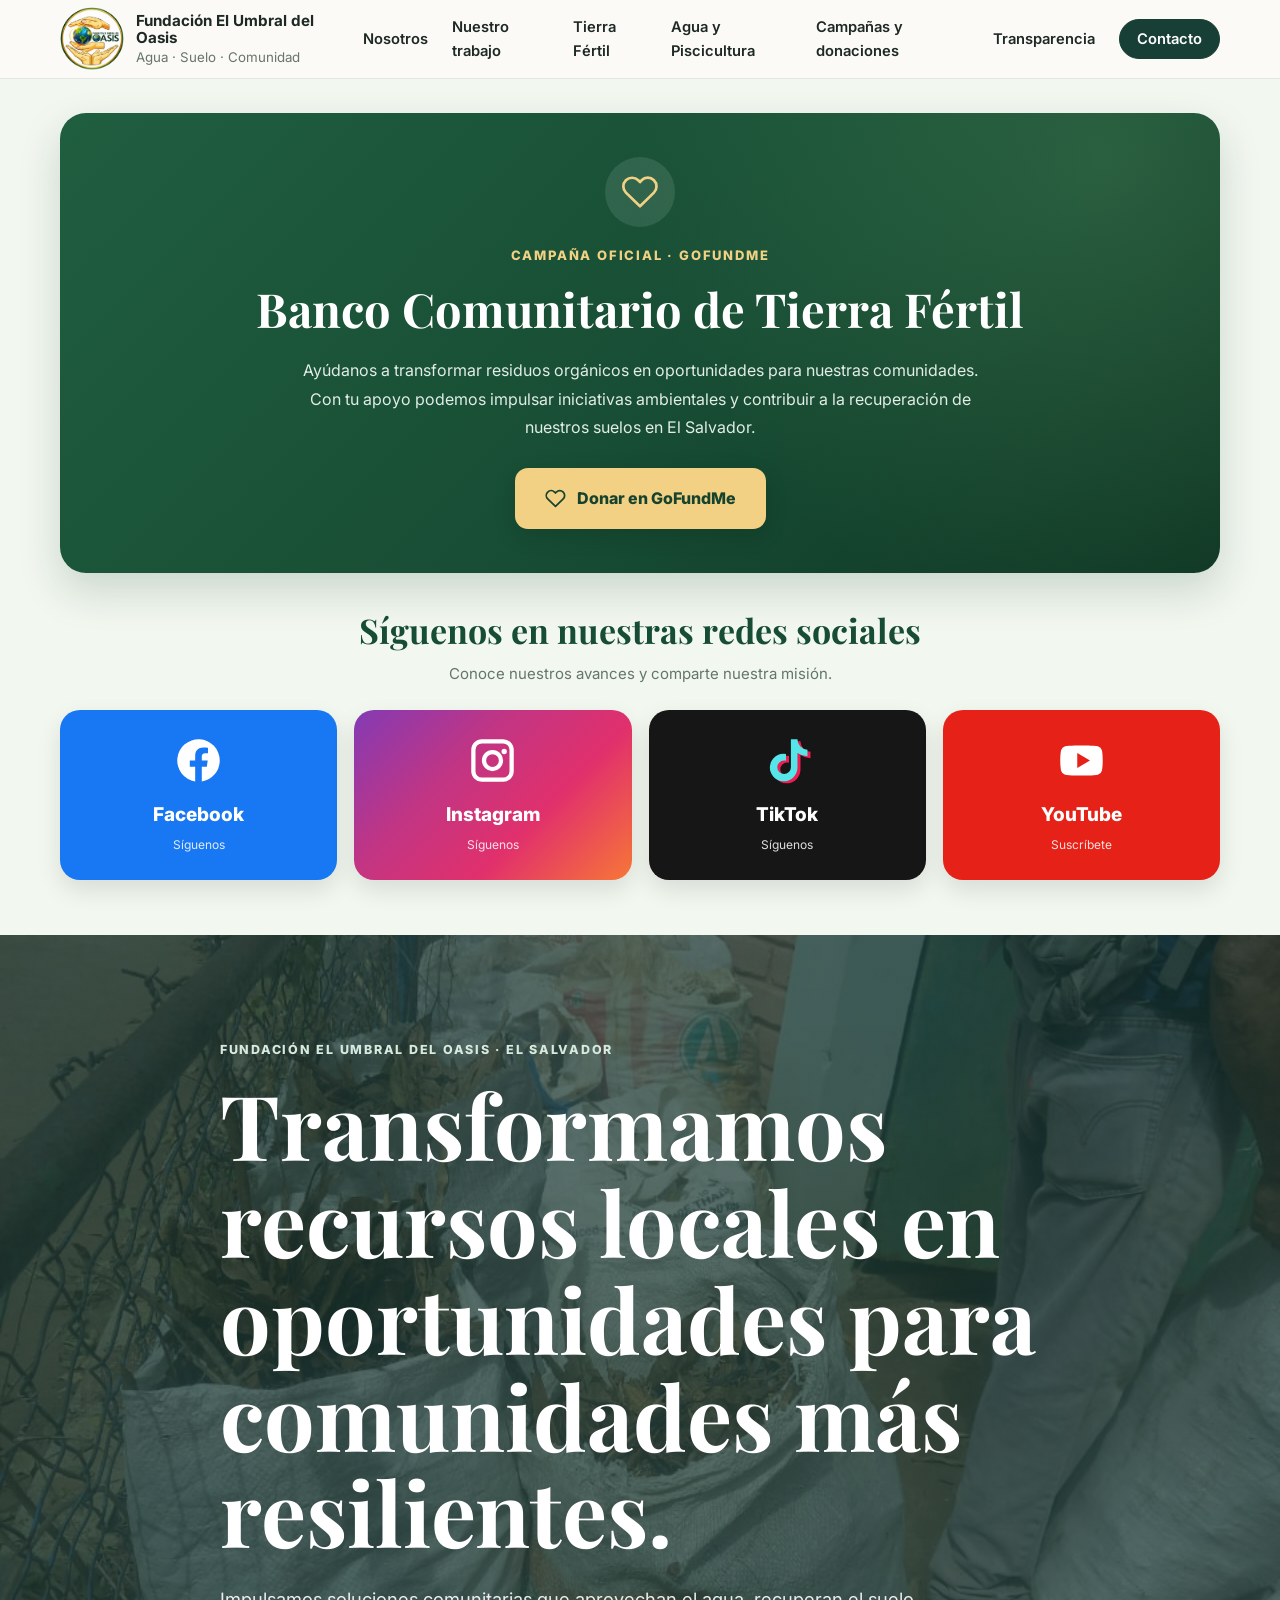
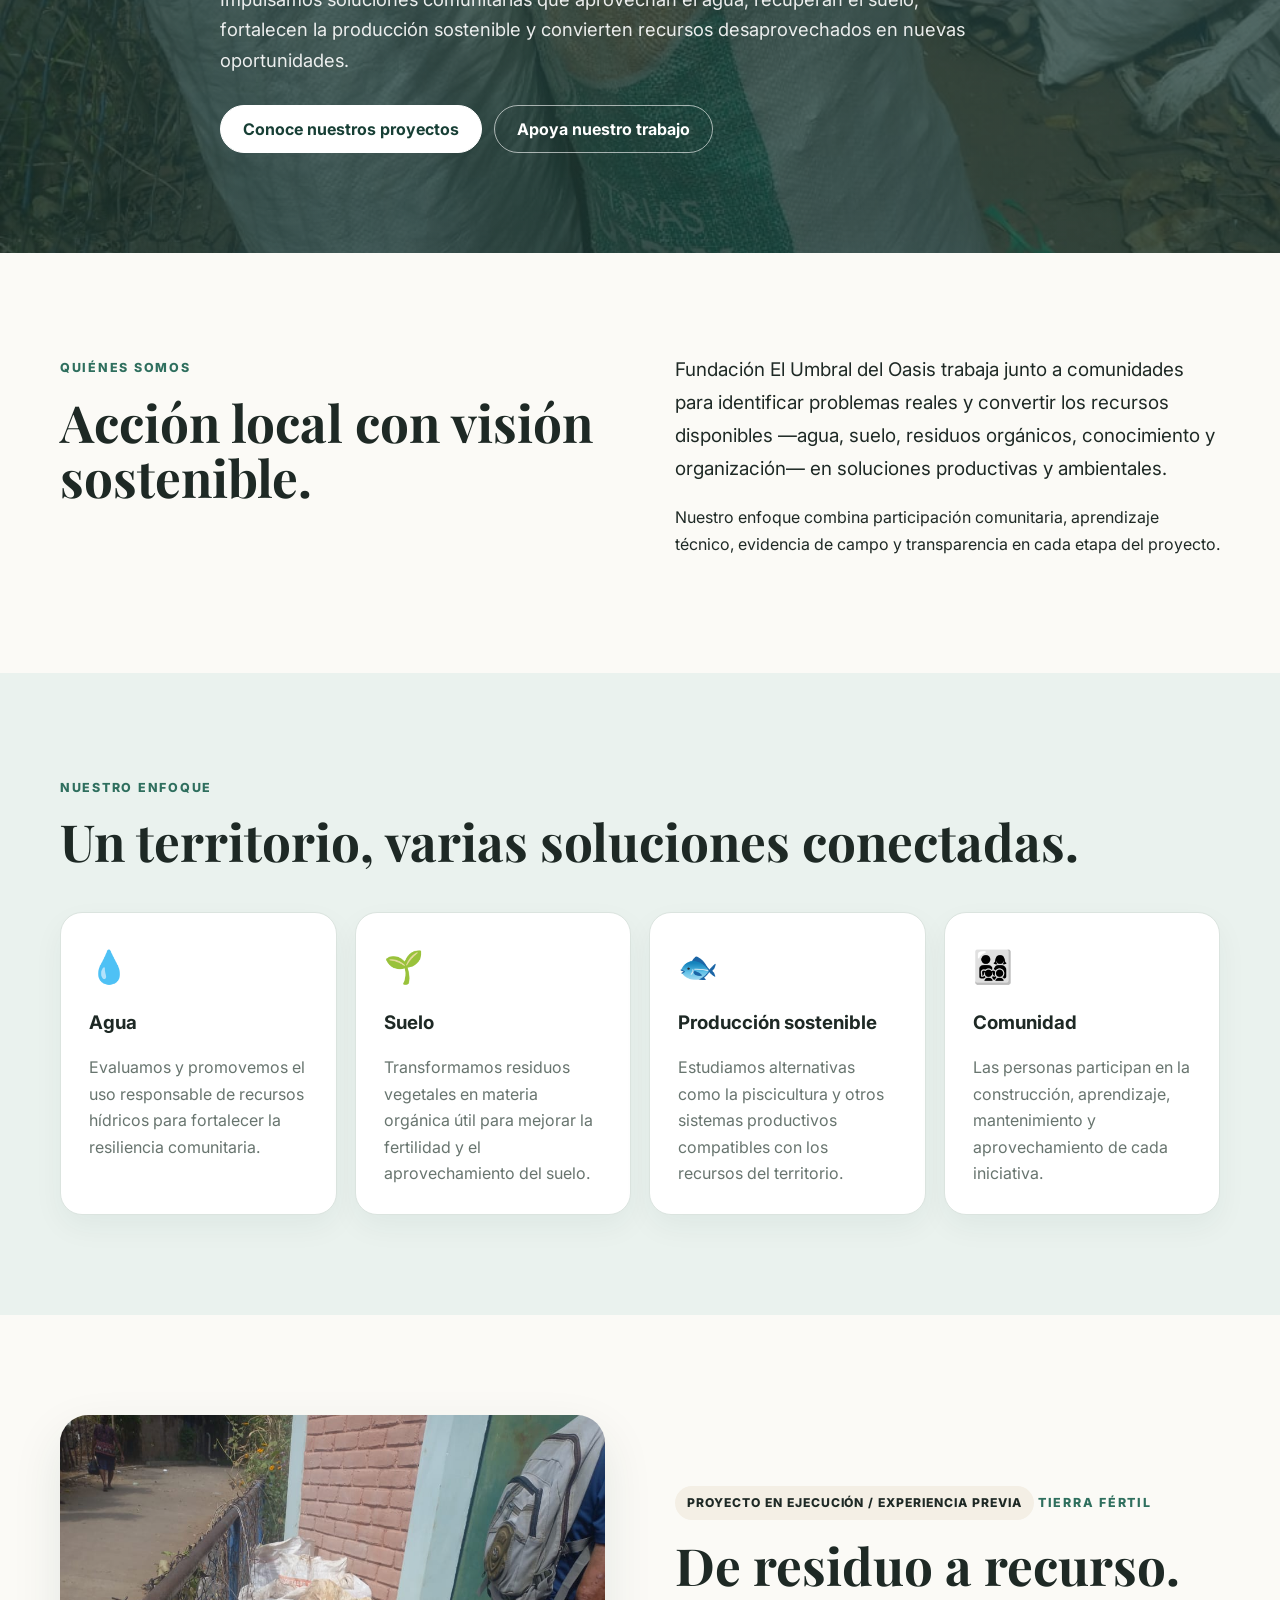
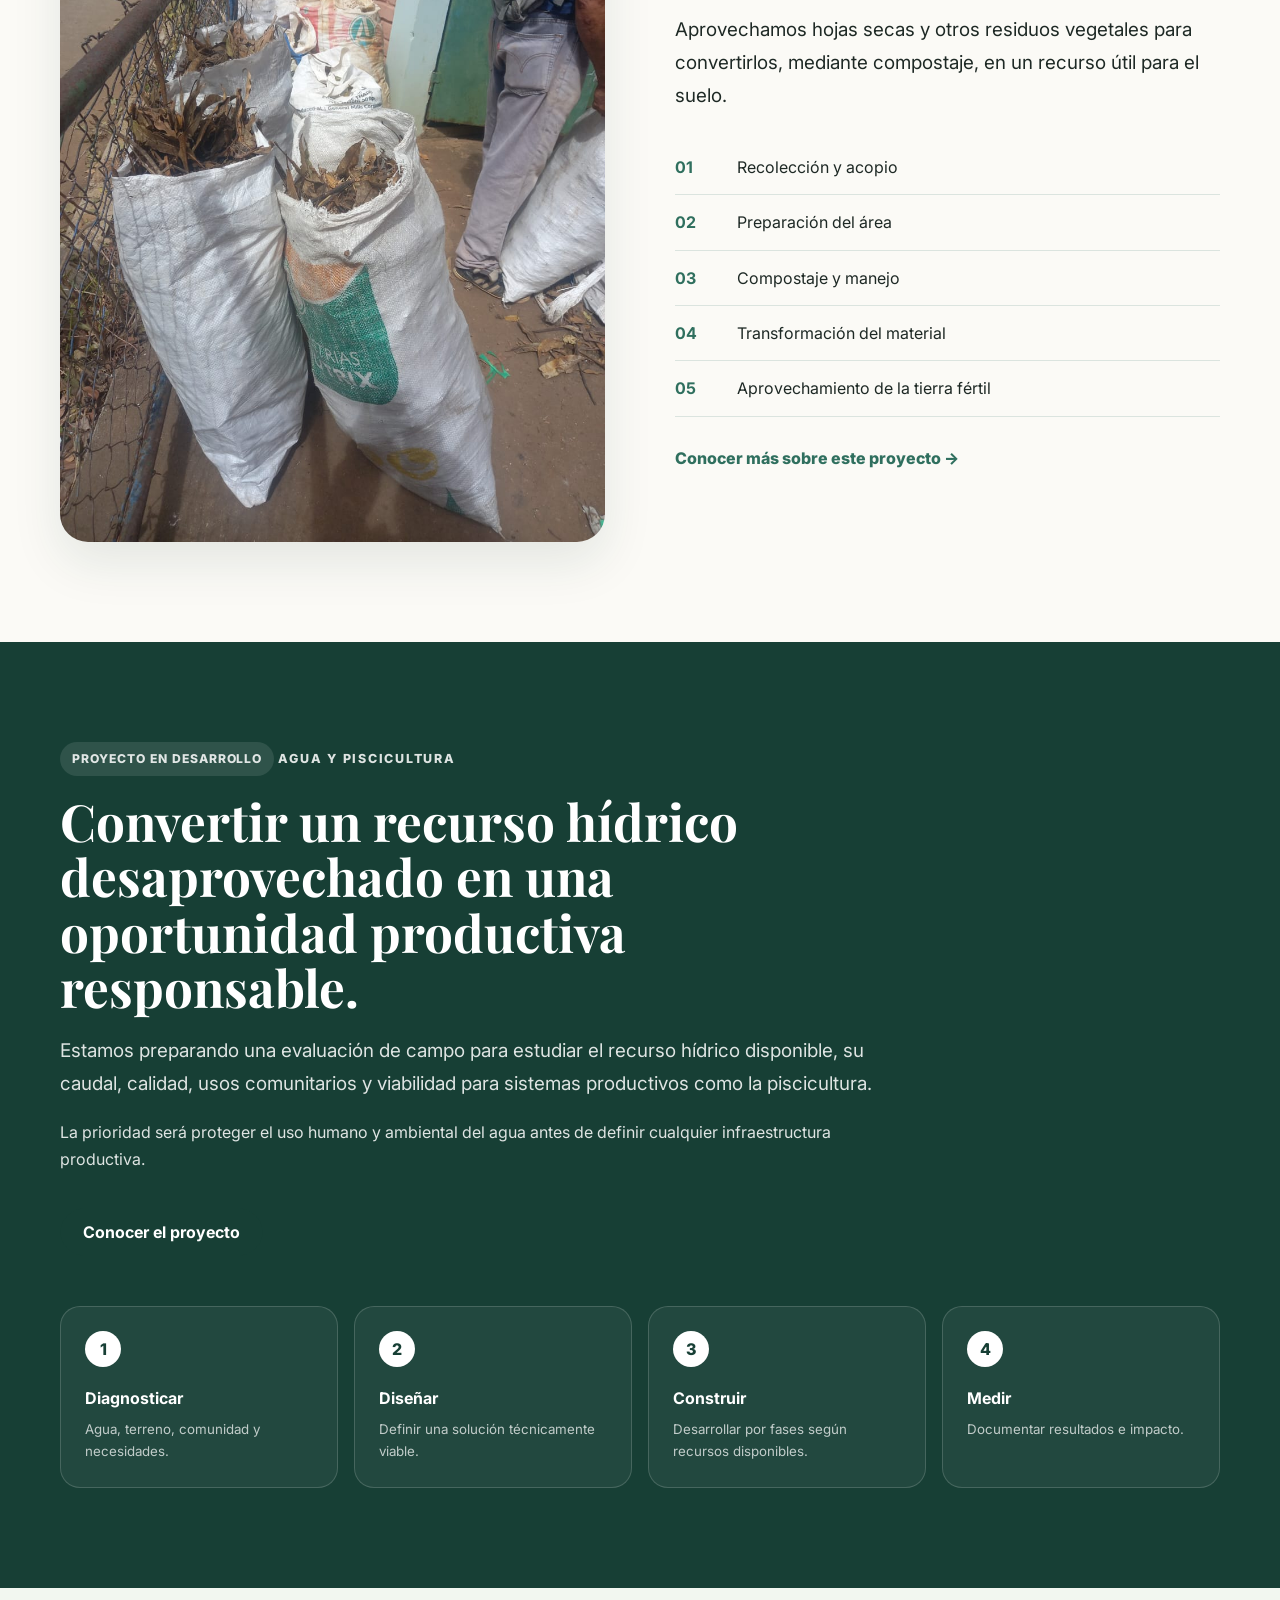
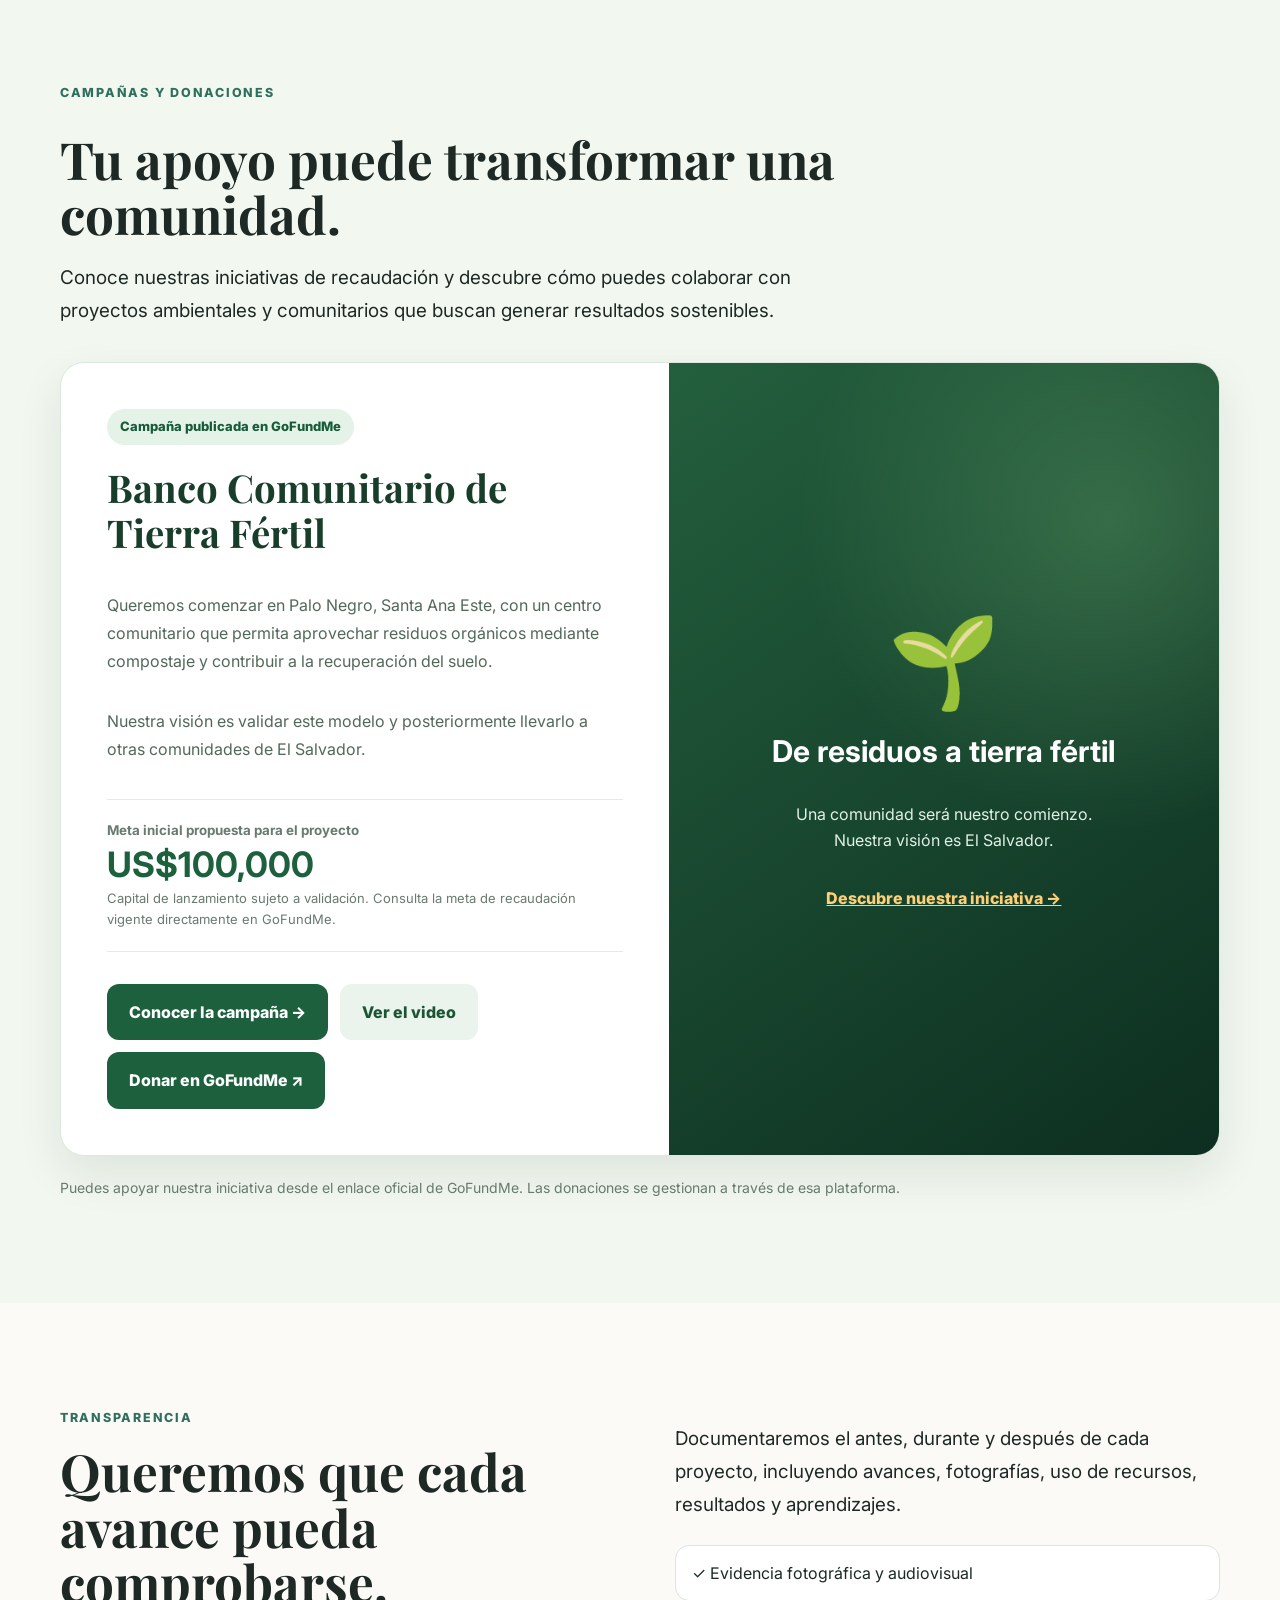
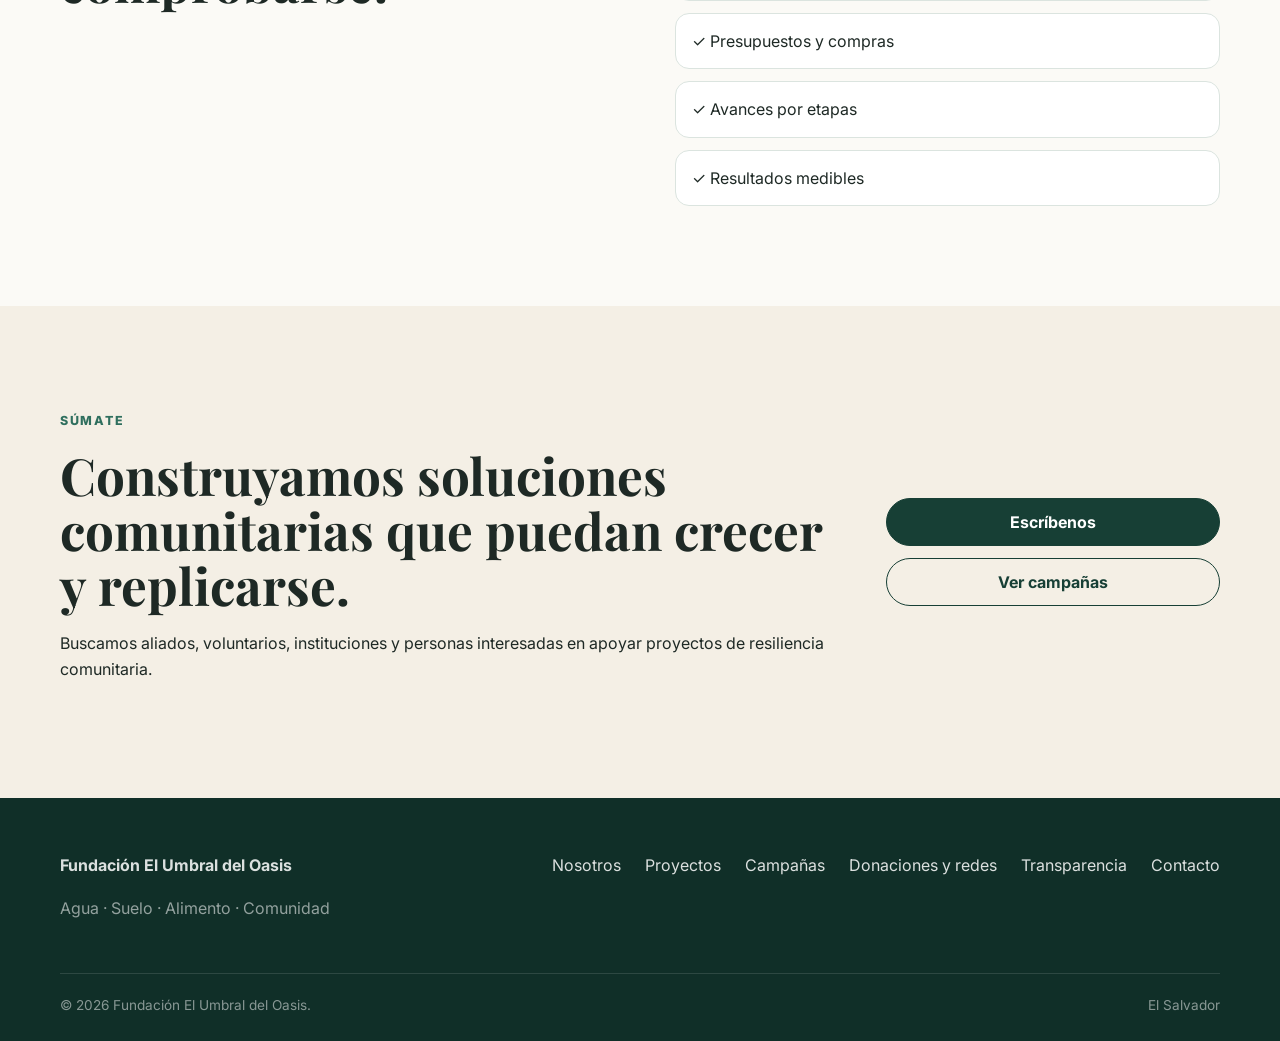
<file: index.html>
<!DOCTYPE html>
<html lang="es">
<head>
  <meta charset="UTF-8" />
  <meta name="viewport" content="width=device-width, initial-scale=1.0" />
  <meta name="description" content="Fundación El Umbral del Oasis en El Salvador. Conoce nuestros proyectos comunitarios de compostaje, recuperación de suelos, agua y producción sostenible." />
  <title>Fundación El Umbral del Oasis | El Salvador</title>

  <!-- LOGO OFICIAL -->
  <link rel="icon" type="image/png" href="assets/logo-fundacion.png" />
  <link rel="apple-touch-icon" href="assets/logo-fundacion.png" />

  <!-- SEO -->
  <link rel="canonical" href="https://fundacionelumbraldeloasis.org/" />
  <meta property="og:type" content="website" />
  <meta property="og:locale" content="es_SV" />
  <meta property="og:site_name" content="Fundación El Umbral del Oasis" />
  <meta property="og:title" content="Fundación El Umbral del Oasis | El Salvador" />
  <meta property="og:description" content="Proyectos comunitarios de compostaje, recuperación de suelos, agua y producción sostenible en El Salvador." />
  <meta property="og:url" content="https://fundacionelumbraldeloasis.org/" />

  <script type="application/ld+json">
  {
    "@context": "https://schema.org",
    "@type": "WebSite",
    "name": "Fundación El Umbral del Oasis",
    "url": "https://fundacionelumbraldeloasis.org/",
    "inLanguage": "es-SV"
  }
  </script>

  <link rel="preconnect" href="https://fonts.googleapis.com">
  <link rel="preconnect" href="https://fonts.gstatic.com" crossorigin>
  <link href="https://fonts.googleapis.com/css2?family=Inter:wght@400;500;600;700;800&family=Playfair+Display:wght@600;700&display=swap" rel="stylesheet">
  <link rel="stylesheet" href="styles.css" />

  <style>

    /* =====================================
       LOGOTIPO OFICIAL
    ===================================== */

    .brand {
      display: flex;
      align-items: center;
      gap: 12px;
    }

    .logo-fundacion {
      width: 64px;
      height: 64px;
      object-fit: contain;
      border-radius: 50%;
      flex-shrink: 0;
      display: block;
    }

    @media (max-width: 600px) {
      .logo-fundacion {
        width: 48px;
        height: 48px;
      }
    }

    /* =====================================
       NUEVA PORTADA DE DONACIONES Y REDES
    ===================================== */

    .featured-support {
      background: #f2f7f0;
      padding: 34px 0 55px;
    }

    .featured-support *,
    .featured-support *::before,
    .featured-support *::after {
      box-sizing: border-box;
    }

    .featured-support-inner {
      max-width: 1180px;
      margin: 0 auto;
    }

    /* CUADRO PRINCIPAL GOFUNDME */

    .featured-donation {
      position: relative;
      overflow: hidden;
      background:
        radial-gradient(
          circle at 90% 10%,
          rgba(116, 181, 119, .22),
          transparent 42%
        ),
        linear-gradient(
          135deg,
          #205e40 0%,
          #174d34 55%,
          #103724 100%
        );
      border-radius: 26px;
      padding: 44px 32px;
      text-align: center;
      color: white;
      box-shadow: 0 18px 42px rgba(22, 68, 42, .18);
    }

    .featured-donation-icon {
      width: 70px;
      height: 70px;
      display: flex;
      align-items: center;
      justify-content: center;
      margin: 0 auto 14px;
      border-radius: 50%;
      background: rgba(255, 255, 255, .10);
      color: #f2d184;
    }

    .featured-donation-icon svg {
      width: 38px;
      height: 38px;
      stroke: currentColor;
      stroke-width: 1.7;
      stroke-linecap: round;
      stroke-linejoin: round;
      fill: none;
    }

    .featured-donation-label {
      display: inline-block;
      color: #f2d184;
      font-size: 13px;
      font-weight: 800;
      letter-spacing: 1.8px;
      text-transform: uppercase;
      margin-bottom: 15px;
    }

    .featured-donation h2 {
      font-family: "Playfair Display", Georgia, serif;
      font-size: clamp(30px, 4vw, 47px);
      line-height: 1.2;
      color: #ffffff;
      max-width: 790px;
      margin: 0 auto 18px;
    }

    .featured-donation p {
      color: #e1ede5;
      font-size: 16px;
      line-height: 1.8;
      max-width: 690px;
      margin: 0 auto 26px;
    }

    .featured-donation-button {
      display: inline-flex;
      align-items: center;
      justify-content: center;
      gap: 11px;
      background: #f2d184;
      color: #17432e;
      padding: 17px 30px;
      border-radius: 13px;
      font-size: 16px;
      font-weight: 800;
      text-decoration: none;
      box-shadow: 0 7px 22px rgba(0, 0, 0, .13);
      transition:
        transform .25s ease,
        background .25s ease,
        box-shadow .25s ease;
    }

    .featured-donation-button:hover,
    .featured-donation-button:focus-visible {
      background: #ffe2a0;
      color: #17432e;
      transform: translateY(-3px);
      box-shadow: 0 12px 26px rgba(0, 0, 0, .18);
    }

    .featured-donation-button svg {
      width: 21px;
      height: 21px;
      stroke: currentColor;
      fill: none;
      stroke-width: 2;
      stroke-linecap: round;
      stroke-linejoin: round;
    }

    /* TÍTULO DE REDES SOCIALES */

    .featured-social-heading {
      text-align: center;
      margin: 35px 0 23px;
    }

    .featured-social-heading h2 {
      color: #174d34;
      font-family: "Playfair Display", Georgia, serif;
      font-size: clamp(25px, 3vw, 34px);
      line-height: 1.3;
      margin: 0 0 10px;
    }

    .featured-social-heading p {
      color: #64766a;
      font-size: 15px;
      margin: 0;
    }

    /* CUATRO CUADROS DE COLORES */

    .featured-social-grid {
      display: grid;
      grid-template-columns: repeat(4, minmax(0, 1fr));
      gap: 17px;
    }

    .featured-social-card {
      display: flex;
      flex-direction: column;
      justify-content: center;
      align-items: center;
      min-height: 165px;
      padding: 25px 15px;
      border-radius: 20px;
      color: #ffffff;
      text-align: center;
      text-decoration: none;
      box-shadow: 0 10px 25px rgba(0, 0, 0, .11);
      transition:
        transform .25s ease,
        box-shadow .25s ease,
        filter .25s ease;
    }

    .featured-social-card:hover,
    .featured-social-card:focus-visible {
      transform: translateY(-7px);
      box-shadow: 0 17px 32px rgba(0, 0, 0, .18);
      filter: brightness(1.07);
      color: #ffffff;
    }

    .featured-social-card svg {
      width: 51px;
      height: 51px;
      fill: currentColor;
      margin-bottom: 13px;
    }

    .featured-social-card strong {
      display: block;
      color: #ffffff;
      font-size: 19px;
      font-weight: 800;
    }

    .featured-social-card small {
      display: block;
      color: rgba(255, 255, 255, .86);
      font-size: 12px;
      margin-top: 5px;
    }

    /* COLORES OFICIALES / REPRESENTATIVOS */

    .featured-facebook {
      background: #1877f2;
    }

    .featured-instagram {
      background: linear-gradient(
        135deg,
        #833ab4 0%,
        #c13584 35%,
        #e1306c 65%,
        #f77737 100%
      );
    }

    .featured-tiktok {
      background: #161616;
    }

    .featured-tiktok svg {
      color: #55e6e9;
      filter: drop-shadow(3px 2px 0 #ee1d52);
    }

    .featured-youtube {
      background: #e62117;
    }

    /* RESPONSIVO */

    @media (max-width: 800px) {
      .featured-social-grid {
        grid-template-columns: repeat(2, minmax(0, 1fr));
      }

      .featured-social-card {
        min-height: 155px;
      }
    }

    @media (max-width: 520px) {
      .featured-support {
        padding: 20px 0 40px;
      }

      .featured-donation {
        padding: 32px 20px;
        border-radius: 20px;
      }

      .featured-donation h2 {
        font-size: 29px;
      }

      .featured-donation p {
        font-size: 14px;
      }

      .featured-donation-button {
        width: 100%;
        padding: 16px 14px;
      }

      .featured-social-grid {
        gap: 11px;
      }

      .featured-social-card {
        min-height: 140px;
        padding: 19px 10px;
        border-radius: 15px;
      }

      .featured-social-card svg {
        width: 42px;
        height: 42px;
      }

      .featured-social-card strong {
        font-size: 16px;
      }

      .featured-social-card small {
        font-size: 11px;
      }
    }

    /* =====================================
       CAMPAÑAS Y DONACIONES ORIGINALES
    ===================================== */

    .campaign-section {
      background: #f2f7f0;
      padding: 90px 0;
    }

    .campaign-heading {
      max-width: 780px;
      margin-bottom: 35px;
    }

    .campaign-heading h2 {
      margin-top: 12px;
    }

    .campaign-layout {
      display: grid;
      grid-template-columns: 1.05fr .95fr;
      gap: 0;
      background: #fff;
      border: 1px solid #dce8df;
      border-radius: 24px;
      overflow: hidden;
      box-shadow: 0 18px 45px rgba(20,60,35,.09);
    }

    .campaign-content {
      padding: 46px;
      display: flex;
      flex-direction: column;
      justify-content: center;
    }

    .campaign-label {
      display: inline-block;
      width: fit-content;
      background: #e5f2e8;
      color: #185b39;
      border-radius: 30px;
      padding: 7px 13px;
      font-size: 13px;
      font-weight: 800;
      margin-bottom: 20px;
    }

    .campaign-content h3 {
      font-family: "Playfair Display", Georgia, serif;
      font-size: clamp(29px, 3vw, 43px);
      line-height: 1.18;
      color: #183e2b;
      margin: 0 0 20px;
    }

    .campaign-content p {
      color: #53685a;
      font-size: 16px;
      line-height: 1.75;
    }

    .campaign-goal {
      border-top: 1px solid #e4ebe5;
      border-bottom: 1px solid #e4ebe5;
      padding: 20px 0;
      margin: 20px 0;
    }

    .campaign-goal small {
      display: block;
      color: #697a70;
      font-weight: 700;
    }

    .campaign-goal strong {
      display: block;
      font-size: 35px;
      color: #1d603e;
      line-height: 1.3;
    }

    .campaign-goal span {
      display: block;
      color: #697a70;
      font-size: 13px;
    }

    .campaign-actions {
      display: flex;
      flex-wrap: wrap;
      gap: 12px;
      margin-top: 12px;
    }

    .campaign-button {
      display: inline-block;
      background: #1d603e;
      color: #fff;
      font-weight: 800;
      padding: 15px 22px;
      border-radius: 12px;
      text-align: center;
      text-decoration: none;
      transition: .2s;
    }

    .campaign-button:hover {
      background: #123f29;
      transform: translateY(-2px);
    }

    .campaign-secondary {
      background: #eaf3ec;
      color: #1b5536;
    }

    .campaign-secondary:hover {
      background: #d9e9dc;
    }

    .campaign-visual {
      min-height: 430px;
      background:
        radial-gradient(circle at 80% 20%, #73b47750, transparent 40%),
        linear-gradient(145deg, #235f3d, #0d2e20);
      color: #fff;
      display: flex;
      flex-direction: column;
      align-items: center;
      justify-content: center;
      text-align: center;
      padding: 40px;
    }

    .campaign-visual .plant {
      font-size: 90px;
      line-height: 1.2;
      margin-bottom: 18px;
    }

    .campaign-visual h4 {
      color: white;
      font-size: 30px;
      line-height: 1.2;
      margin: 0 0 16px;
      max-width: 350px;
    }

    .campaign-visual p {
      color: #e1f0e5;
      max-width: 340px;
    }

    .campaign-visual a {
      color: #ffcf76;
      font-weight: 800;
      margin-top: 15px;
      text-decoration: underline;
    }

    .campaign-footnote {
      margin-top: 20px;
      color: #68796d;
      font-size: 14px;
    }

    @media (max-width: 850px) {
      .campaign-layout {
        grid-template-columns: 1fr;
      }

      .campaign-visual {
        min-height: 300px;
      }

      .campaign-content {
        padding: 32px;
      }
    }

    @media (max-width: 520px) {
      .campaign-section {
        padding: 60px 0;
      }

      .campaign-content {
        padding: 25px;
      }

      .campaign-actions {
        flex-direction: column;
      }

      .campaign-visual {
        padding: 30px;
      }
    }

  </style>
</head>

<body>

  <!-- =====================================
       ENCABEZADO ORIGINAL
  ===================================== -->

  <header class="site-header">
    <div class="container nav-wrap">

      <a href="#inicio" class="brand">
        <img
          src="assets/logo-fundacion.png"
          alt="Logotipo oficial de Fundación El Umbral del Oasis"
          class="logo-fundacion"
          width="64"
          height="64"
        />
        <span class="brand-text">
          <strong>Fundación El Umbral del Oasis</strong>
          <small>Agua · Suelo · Comunidad</small>
        </span>
      </a>

      <button class="menu-toggle"
              aria-label="Abrir menú"
              aria-expanded="false"
              aria-controls="main-navigation">
        ☰
      </button>

      <nav class="main-nav" id="main-navigation">
        <a href="#nosotros">Nosotros</a>
        <a href="#trabajo">Nuestro trabajo</a>
        <a href="tierra-fertil.html">Tierra Fértil</a>
        <a href="agua-piscicultura.html">Agua y Piscicultura</a>
        <a href="#campanas">Campañas y donaciones</a>
        <a href="#transparencia">Transparencia</a>
        <a href="#contacto" class="btn btn-small">Contacto</a>
      </nav>

    </div>
  </header>

  <main>

    <!-- =====================================
         NUEVA SECCIÓN PRINCIPAL
         GOFUNDME ARRIBA Y REDES ABAJO
    ===================================== -->

    <section class="featured-support" id="apoyanos">
      <div class="container">
        <div class="featured-support-inner">

          <!-- CUADRO PRINCIPAL DE GOFUNDME -->

          <div class="featured-donation">

            <div class="featured-donation-icon" aria-hidden="true">
              <svg viewBox="0 0 24 24">
                <path d="M20.8 4.6a5.5 5.5 0 0 0-7.8 0L12 5.7l-1.1-1.1a5.5 5.5 0 0 0-7.8 7.8L12 21l8.8-8.6a5.5 5.5 0 0 0 0-7.8Z"/>
              </svg>
            </div>

            <span class="featured-donation-label">
              Campaña oficial · GoFundMe
            </span>

            <h2>
              Banco Comunitario de Tierra Fértil
            </h2>

            <p>
              Ayúdanos a transformar residuos orgánicos
              en oportunidades para nuestras comunidades.
              Con tu apoyo podemos impulsar iniciativas
              ambientales y contribuir a la recuperación
              de nuestros suelos en El Salvador.
            </p>

            <a
              href="https://gofund.me/1484a24b3"
              class="featured-donation-button"
              target="_blank"
              rel="noopener noreferrer"
            >
              <svg viewBox="0 0 24 24" aria-hidden="true">
                <path d="M20.8 4.6a5.5 5.5 0 0 0-7.8 0L12 5.7l-1.1-1.1a5.5 5.5 0 0 0-7.8 7.8L12 21l8.8-8.6a5.5 5.5 0 0 0 0-7.8Z"/>
              </svg>
              Donar en GoFundMe
            </a>

          </div>

          <!-- TÍTULO DE REDES SOCIALES -->

          <div class="featured-social-heading">
            <h2>
              Síguenos en nuestras redes sociales
            </h2>
            <p>
              Conoce nuestros avances y comparte nuestra misión.
            </p>
          </div>

          <!-- CUADROS GRANDES DE REDES -->

          <div class="featured-social-grid">

            <!-- FACEBOOK -->

            <a
              href="https://www.facebook.com/profile.php?id=61595665334101"
              class="featured-social-card featured-facebook"
              target="_blank"
              rel="noopener noreferrer"
              aria-label="Visitar Facebook de Fundación El Umbral del Oasis"
            >
              <svg viewBox="0 0 24 24" aria-hidden="true">
                <path d="M22 12a10 10 0 1 0-11.56 9.88v-6.99H7.9V12h2.54V9.8c0-2.5 1.49-3.89 3.77-3.89 1.1 0 2.25.2 2.25.2v2.47h-1.27c-1.25 0-1.64.78-1.64 1.57V12h2.79l-.45 2.89h-2.34v6.99A10 10 0 0 0 22 12Z"/>
              </svg>
              <strong>Facebook</strong>
              <small>Síguenos</small>
            </a>

            <!-- INSTAGRAM -->

            <a
              href="https://www.instagram.com/fundacionelumbraldeloasis/"
              class="featured-social-card featured-instagram"
              target="_blank"
              rel="noopener noreferrer"
              aria-label="Visitar Instagram de Fundación El Umbral del Oasis"
            >
              <svg viewBox="0 0 24 24" aria-hidden="true">
                <path d="M7 2h10a5 5 0 0 1 5 5v10a5 5 0 0 1-5 5H7a5 5 0 0 1-5-5V7a5 5 0 0 1 5-5Zm0 2a3 3 0 0 0-3 3v10a3 3 0 0 0 3 3h10a3 3 0 0 0 3-3V7a3 3 0 0 0-3-3H7Zm5 3a5 5 0 1 1 0 10 5 5 0 0 1 0-10Zm0 2a3 3 0 1 0 0 6 3 3 0 0 0 0-6Zm5.5-2.5a1.25 1.25 0 1 1 0 2.5 1.25 1.25 0 0 1 0-2.5Z"/>
              </svg>
              <strong>Instagram</strong>
              <small>Síguenos</small>
            </a>

            <!-- TIKTOK -->

            <a
              href="https://www.tiktok.com/@fundacion.umbral.oasis"
              class="featured-social-card featured-tiktok"
              target="_blank"
              rel="noopener noreferrer"
              aria-label="Visitar TikTok de Fundación El Umbral del Oasis"
            >
              <svg viewBox="0 0 24 24" aria-hidden="true">
                <path d="M16.7 2h-3.1v13.2a3.2 3.2 0 1 1-3.2-3.2c.3 0 .6 0 .9.1V8.9a6.5 6.5 0 1 0 5.4 6.3V8.5a8 8 0 0 0 4.7 1.5V6.9a4.8 4.8 0 0 1-4.7-4.9Z"/>
              </svg>
              <strong>TikTok</strong>
              <small>Síguenos</small>
            </a>

            <!-- YOUTUBE -->

            <a
              href="https://www.youtube.com/channel/UCDOfABm7Kd8qr9r17k-e39w"
              class="featured-social-card featured-youtube"
              target="_blank"
              rel="noopener noreferrer"
              aria-label="Visitar YouTube de Fundación El Umbral del Oasis"
            >
              <svg viewBox="0 0 24 24" aria-hidden="true">
                <path d="M21.6 7.2a2.7 2.7 0 0 0-1.9-1.9C18 4.9 12 4.9 12 4.9s-6 0-7.7.4a2.7 2.7 0 0 0-1.9 1.9C2 8.9 2 12 2 12s0 3.1.4 4.8a2.7 2.7 0 0 0 1.9 1.9c1.7.4 7.7.4 7.7.4s6 0 7.7-.4a2.7 2.7 0 0 0 1.9-1.9C22 15.1 22 12 22 12s0-3.1-.4-4.8ZM10 15.5v-7l6 3.5-6 3.5Z"/>
              </svg>
              <strong>YouTube</strong>
              <small>Suscríbete</small>
            </a>

          </div>

        </div>
      </div>
    </section>

    <!-- =====================================
         INICIO ORIGINAL
    ===================================== -->

    <section class="hero" id="inicio">
      <div class="hero-overlay"></div>

      <div class="container hero-content">
        <span class="eyebrow">
          Fundación El Umbral del Oasis · El Salvador
        </span>

        <h1>
          Transformamos recursos locales en oportunidades
          para comunidades más resilientes.
        </h1>

        <p>
          Impulsamos soluciones comunitarias que aprovechan
          el agua, recuperan el suelo, fortalecen la
          producción sostenible y convierten recursos
          desaprovechados en nuevas oportunidades.
        </p>

        <div class="hero-actions">
          <a class="btn" href="#trabajo">
            Conoce nuestros proyectos
          </a>

          <a class="btn btn-ghost" href="#campanas">
            Apoya nuestro trabajo
          </a>
        </div>
      </div>
    </section>

    <!-- =====================================
         NOSOTROS
    ===================================== -->

    <section class="section intro" id="nosotros">
      <div class="container grid-2">

        <div>
          <span class="section-kicker">Quiénes somos</span>
          <h2>Acción local con visión sostenible.</h2>
        </div>

        <div>
          <p class="lead">
            Fundación El Umbral del Oasis trabaja junto
            a comunidades para identificar problemas reales
            y convertir los recursos disponibles —agua,
            suelo, residuos orgánicos, conocimiento y
            organización— en soluciones productivas
            y ambientales.
          </p>

          <p>
            Nuestro enfoque combina participación comunitaria,
            aprendizaje técnico, evidencia de campo
            y transparencia en cada etapa del proyecto.
          </p>
        </div>

      </div>
    </section>

    <!-- =====================================
         NUESTRO TRABAJO
    ===================================== -->

    <section class="section muted" id="trabajo">
      <div class="container">

        <span class="section-kicker">Nuestro enfoque</span>
        <h2>Un territorio, varias soluciones conectadas.</h2>

        <div class="cards">

          <article class="card">
            <div class="icon">💧</div>
            <h3>Agua</h3>
            <p>
              Evaluamos y promovemos el uso responsable
              de recursos hídricos para fortalecer
              la resiliencia comunitaria.
            </p>
          </article>

          <article class="card">
            <div class="icon">🌱</div>
            <h3>Suelo</h3>
            <p>
              Transformamos residuos vegetales en materia
              orgánica útil para mejorar la fertilidad
              y el aprovechamiento del suelo.
            </p>
          </article>

          <article class="card">
            <div class="icon">🐟</div>
            <h3>Producción sostenible</h3>
            <p>
              Estudiamos alternativas como la piscicultura
              y otros sistemas productivos compatibles
              con los recursos del territorio.
            </p>
          </article>

          <article class="card">
            <div class="icon">👨‍👩‍👧‍👦</div>
            <h3>Comunidad</h3>
            <p>
              Las personas participan en la construcción,
              aprendizaje, mantenimiento y aprovechamiento
              de cada iniciativa.
            </p>
          </article>

        </div>
      </div>
    </section>

    <!-- =====================================
         PROYECTO TIERRA FÉRTIL
    ===================================== -->

    <section class="section project" id="tierra-fertil">
      <div class="container grid-2 project-grid">

        <div class="project-media">
          <img
            src="assets/tierra-fertil-recoleccion.jpeg"
            alt="Recolección comunitaria de hojas secas para Tierra Fértil"
            loading="lazy"
          />
        </div>

        <div>
          <span class="tag">
            Proyecto en ejecución / experiencia previa
          </span>

          <span class="section-kicker">Tierra Fértil</span>
          <h2>De residuo a recurso.</h2>

          <p class="lead">
            Aprovechamos hojas secas y otros residuos
            vegetales para convertirlos, mediante compostaje,
            en un recurso útil para el suelo.
          </p>

          <div class="timeline">
            <div>
              <strong>01</strong>
              <span>Recolección y acopio</span>
            </div>
            <div>
              <strong>02</strong>
              <span>Preparación del área</span>
            </div>
            <div>
              <strong>03</strong>
              <span>Compostaje y manejo</span>
            </div>
            <div>
              <strong>04</strong>
              <span>Transformación del material</span>
            </div>
            <div>
              <strong>05</strong>
              <span>Aprovechamiento de la tierra fértil</span>
            </div>
          </div>

          <a href="tierra-fertil.html" class="text-link">
            Conocer más sobre este proyecto →
          </a>
        </div>

      </div>
    </section>

    <!-- =====================================
         AGUA Y PISCICULTURA
    ===================================== -->

    <section class="section water-section" id="agua">
      <div class="container">

        <div class="narrow">
          <span class="tag light">Proyecto en desarrollo</span>
          <span class="section-kicker light-kicker">
            Agua y piscicultura
          </span>

          <h2>
            Convertir un recurso hídrico desaprovechado
            en una oportunidad productiva responsable.
          </h2>

          <p class="lead light-text">
            Estamos preparando una evaluación de campo
            para estudiar el recurso hídrico disponible,
            su caudal, calidad, usos comunitarios
            y viabilidad para sistemas productivos
            como la piscicultura.
          </p>

          <p class="light-text">
            La prioridad será proteger el uso humano
            y ambiental del agua antes de definir
            cualquier infraestructura productiva.
          </p>

          <a href="agua-piscicultura.html"
             class="btn"
             style="margin-top:20px">
            Conocer el proyecto
          </a>
        </div>

        <div class="steps">
          <div>
            <span>1</span>
            <strong>Diagnosticar</strong>
            <small>Agua, terreno, comunidad y necesidades.</small>
          </div>

          <div>
            <span>2</span>
            <strong>Diseñar</strong>
            <small>Definir una solución técnicamente viable.</small>
          </div>

          <div>
            <span>3</span>
            <strong>Construir</strong>
            <small>Desarrollar por fases según recursos disponibles.</small>
          </div>

          <div>
            <span>4</span>
            <strong>Medir</strong>
            <small>Documentar resultados e impacto.</small>
          </div>
        </div>

      </div>
    </section>

    <!-- =====================================
         CAMPAÑAS Y DONACIONES
    ===================================== -->

    <section class="campaign-section" id="campanas">
      <div class="container">

        <div class="campaign-heading">
          <span class="section-kicker">
            Campañas y donaciones
          </span>

          <h2>
            Tu apoyo puede transformar una comunidad.
          </h2>

          <p class="lead">
            Conoce nuestras iniciativas de recaudación
            y descubre cómo puedes colaborar con
            proyectos ambientales y comunitarios
            que buscan generar resultados sostenibles.
          </p>
        </div>

        <article class="campaign-layout">

          <div class="campaign-content">
            <span class="campaign-label">
              Campaña publicada en GoFundMe
            </span>

            <h3>
              Banco Comunitario de Tierra Fértil
            </h3>

            <p>
              Queremos comenzar en Palo Negro, Santa Ana Este,
              con un centro comunitario que permita aprovechar
              residuos orgánicos mediante compostaje
              y contribuir a la recuperación del suelo.
            </p>

            <p>
              Nuestra visión es validar este modelo
              y posteriormente llevarlo a otras
              comunidades de El Salvador.
            </p>

            <div class="campaign-goal">
              <small>Meta inicial propuesta para el proyecto</small>
              <strong>US$100,000</strong>
              <span>
                Capital de lanzamiento sujeto a validación.
                Consulta la meta de recaudación vigente
                directamente en GoFundMe.
              </span>
            </div>

            <div class="campaign-actions">
              <a href="campana-tierra-fertil.html"
                 class="campaign-button">
                Conocer la campaña →
              </a>

              <a href="campana-tierra-fertil.html#video"
                 class="campaign-button campaign-secondary">
                Ver el video
              </a>

              <a href="https://gofund.me/1484a24b3"
                 class="campaign-button"
                 target="_blank"
                 rel="noopener noreferrer">
                Donar en GoFundMe ↗
              </a>
            </div>
          </div>

          <div class="campaign-visual">
            <div class="plant" aria-hidden="true">🌱</div>

            <h4>
              De residuos a tierra fértil
            </h4>

            <p>
              Una comunidad será nuestro comienzo.
              Nuestra visión es El Salvador.
            </p>

            <a href="campana-tierra-fertil.html">
              Descubre nuestra iniciativa →
            </a>
          </div>

        </article>

        <p class="campaign-footnote">
          Puedes apoyar nuestra iniciativa desde el enlace
          oficial de GoFundMe. Las donaciones se gestionan
          a través de esa plataforma.
        </p>

      </div>
    </section>

    <!-- =====================================
         TRANSPARENCIA
    ===================================== -->

    <section class="section" id="transparencia">
      <div class="container grid-2">

        <div>
          <span class="section-kicker">Transparencia</span>

          <h2>
            Queremos que cada avance pueda comprobarse.
          </h2>
        </div>

        <div>
          <p class="lead">
            Documentaremos el antes, durante y después
            de cada proyecto, incluyendo avances,
            fotografías, uso de recursos, resultados
            y aprendizajes.
          </p>

          <div class="transparency-list">
            <span>✓ Evidencia fotográfica y audiovisual</span>
            <span>✓ Presupuestos y compras</span>
            <span>✓ Avances por etapas</span>
            <span>✓ Resultados medibles</span>
          </div>
        </div>

      </div>
    </section>

    <!-- =====================================
         CONTACTO
    ===================================== -->

    <section class="section cta" id="contacto">
      <div class="container cta-box">

        <div>
          <span class="section-kicker">Súmate</span>

          <h2>
            Construyamos soluciones comunitarias
            que puedan crecer y replicarse.
          </h2>

          <p>
            Buscamos aliados, voluntarios, instituciones
            y personas interesadas en apoyar proyectos
            de resiliencia comunitaria.
          </p>
        </div>

        <div class="cta-actions">
          <a class="btn"
             href="mailto:contacto@elumbraldeloasis.org">
            Escríbenos
          </a>

          <a class="btn btn-outline-dark"
             href="#campanas">
            Ver campañas
          </a>
        </div>

      </div>
    </section>

  </main>

  <!-- =====================================
       PIE DE PÁGINA
  ===================================== -->

  <footer class="footer">
    <div class="container footer-grid">

      <div>
        <strong>Fundación El Umbral del Oasis</strong>
        <p>Agua · Suelo · Alimento · Comunidad</p>
      </div>

      <div class="footer-links">
        <a href="#nosotros">Nosotros</a>
        <a href="#trabajo">Proyectos</a>
        <a href="#campanas">Campañas</a>
        <a href="#apoyanos">Donaciones y redes</a>
        <a href="#transparencia">Transparencia</a>
        <a href="#contacto">Contacto</a>
      </div>

    </div>

    <div class="container copyright">
      <span>
        © <span id="year"></span>
        Fundación El Umbral del Oasis.
      </span>
      <span>El Salvador</span>
    </div>
  </footer>

  <script src="script.js"></script>

</body>
</html>
</file>
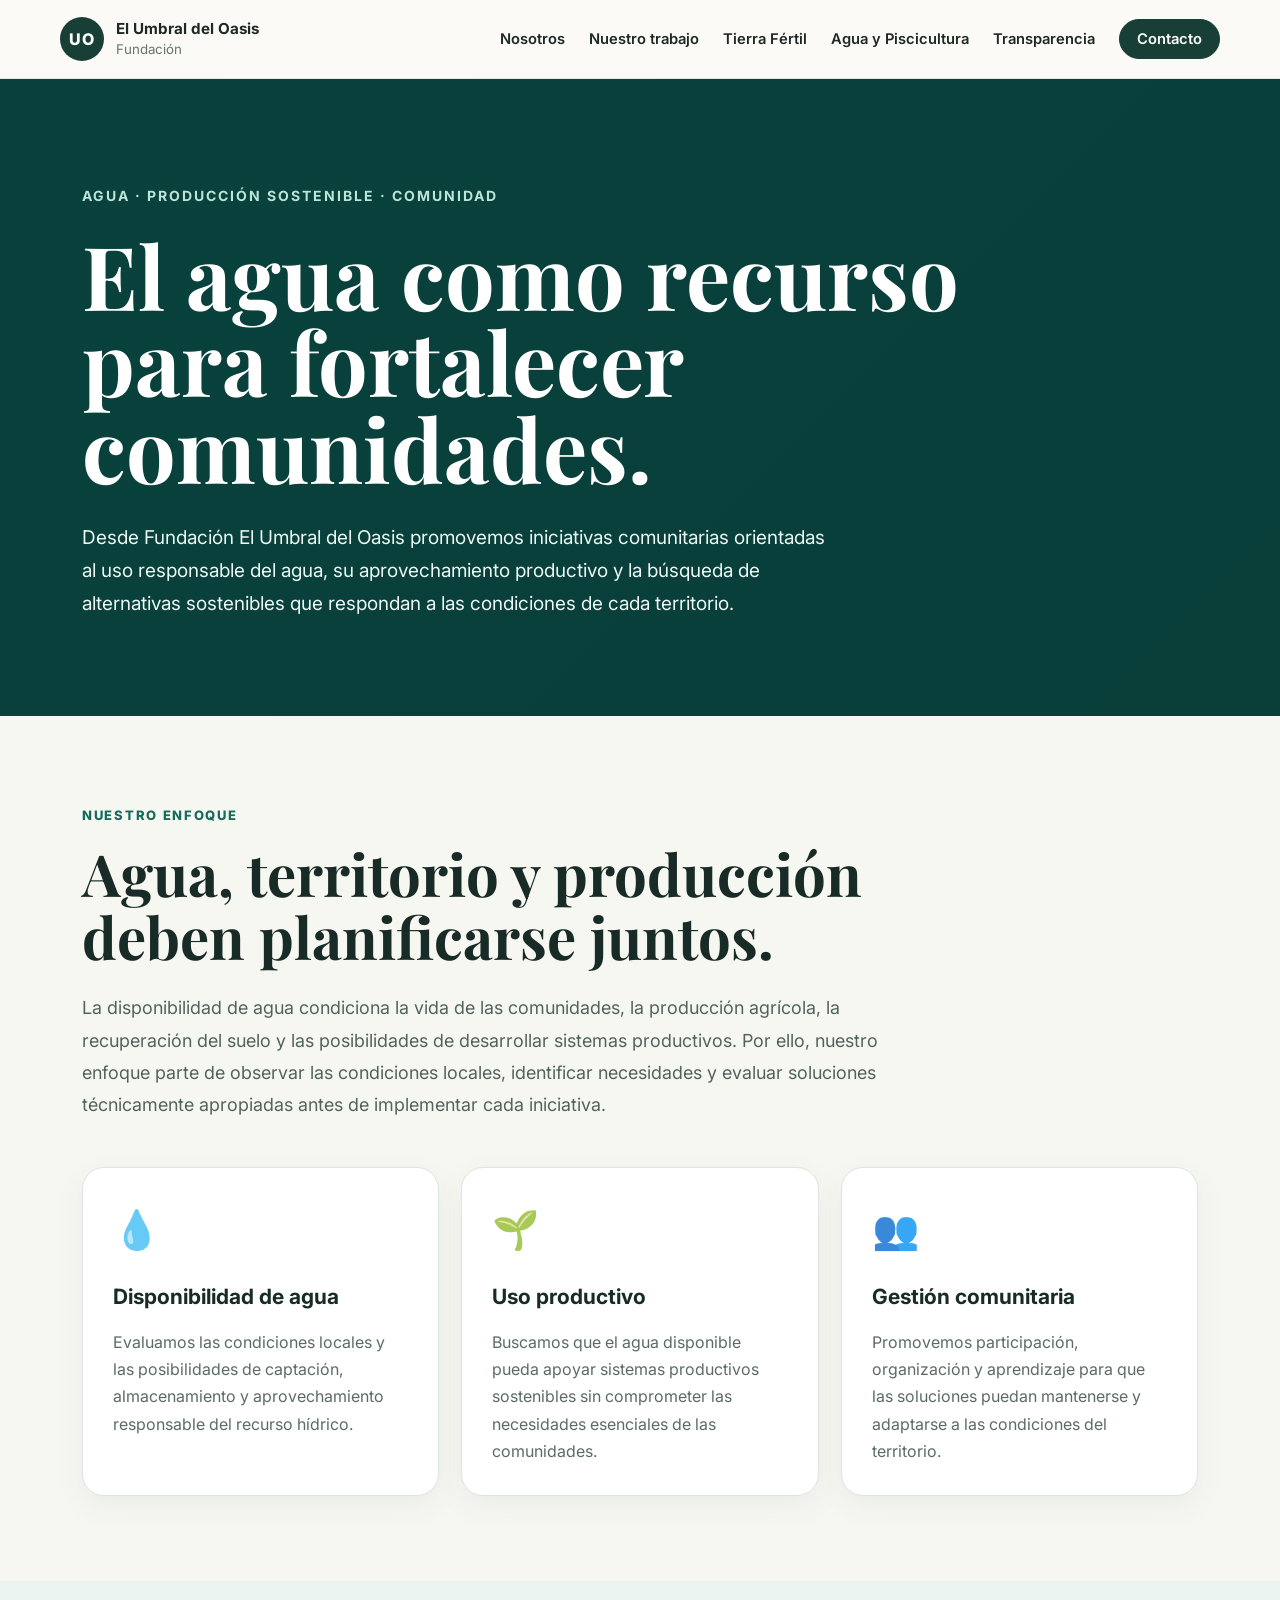
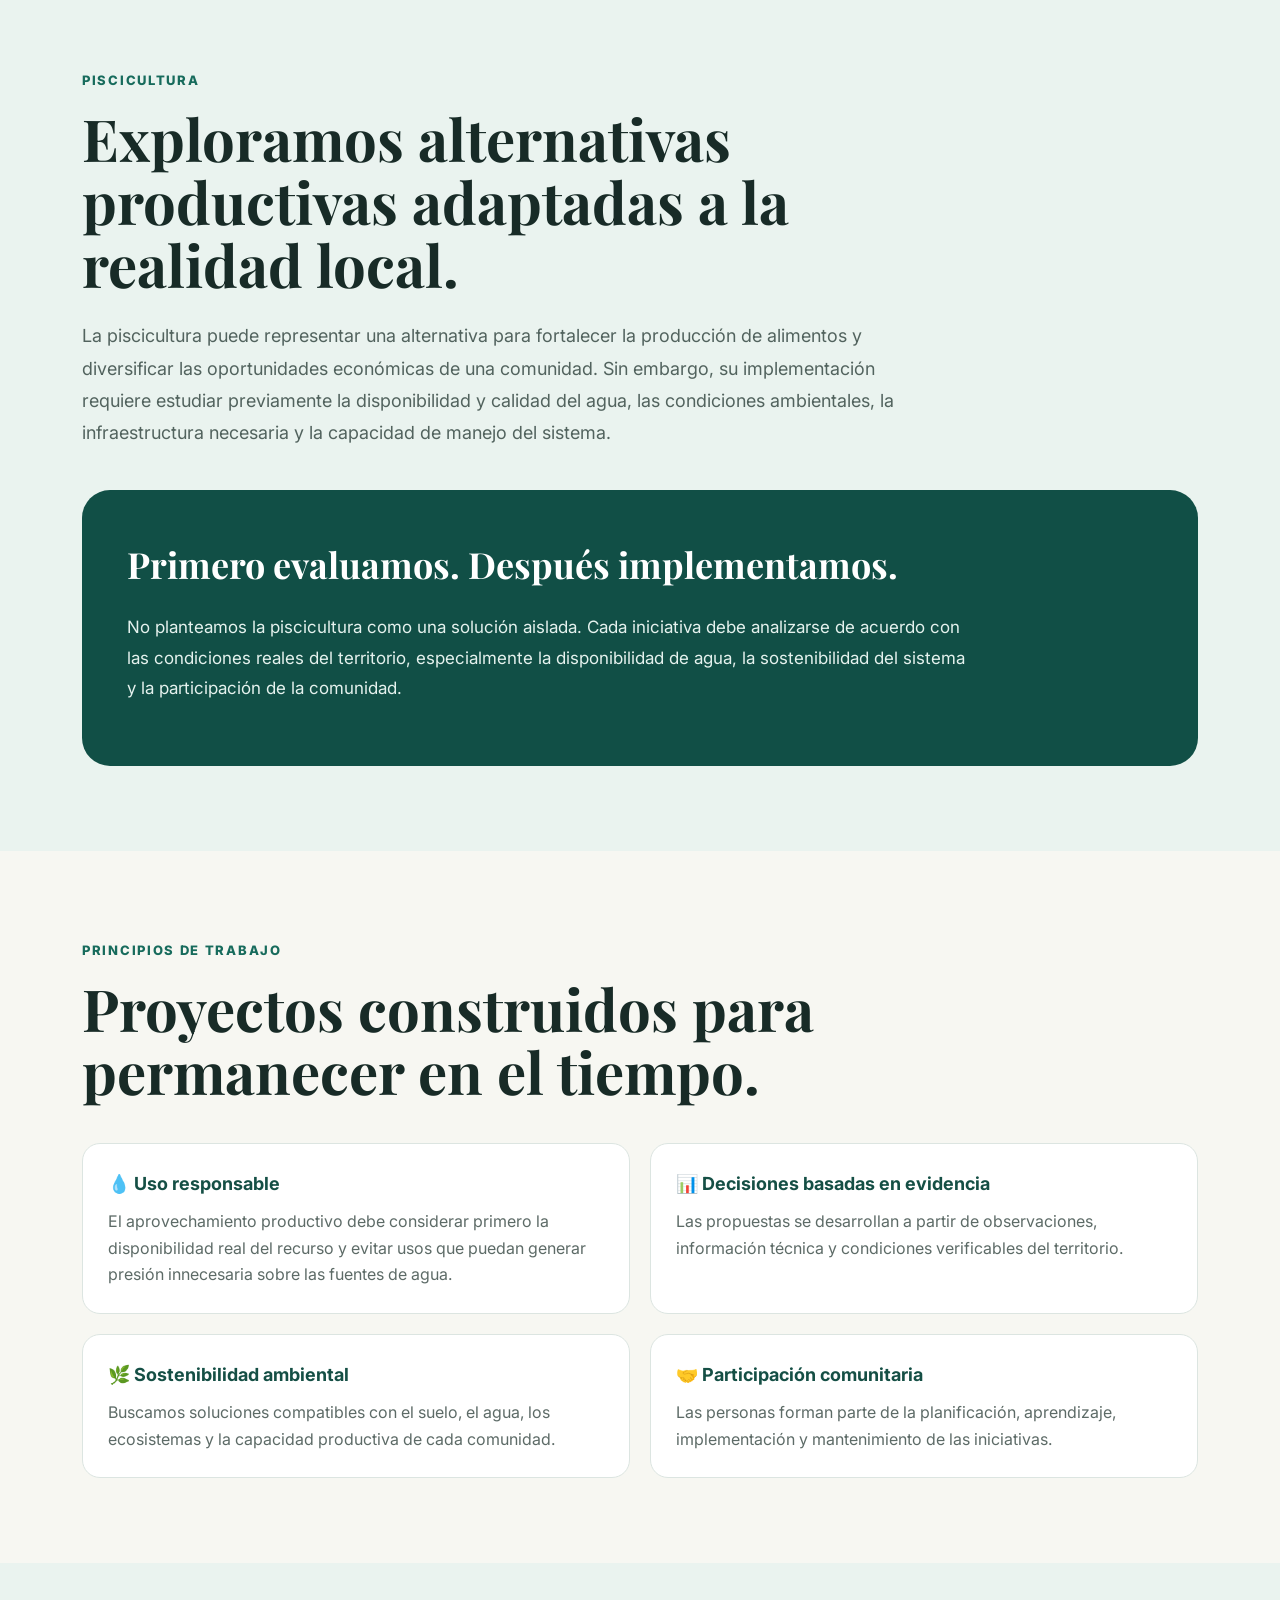
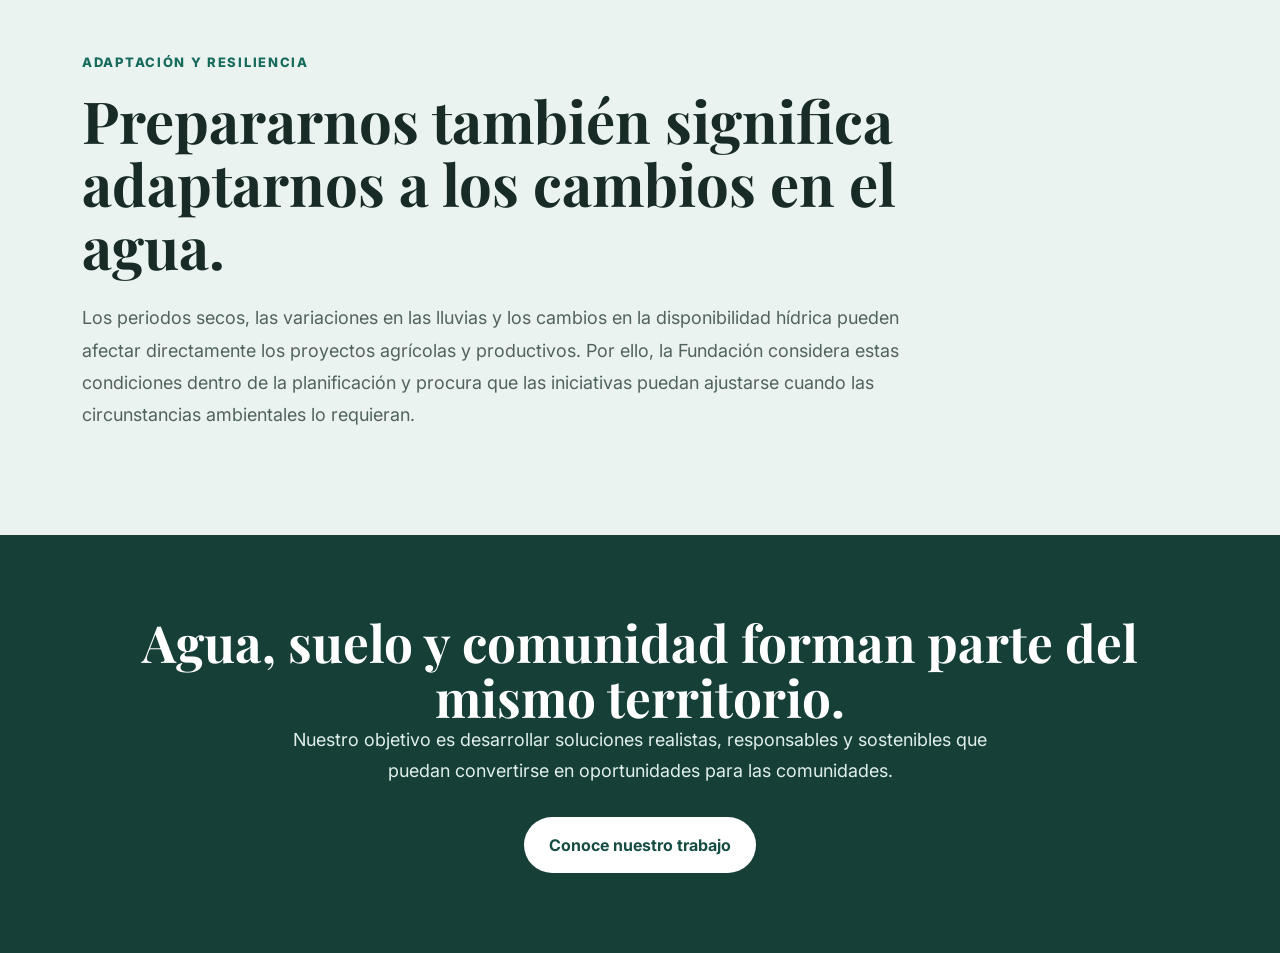
<file: agua-piscicultura.html>
<!DOCTYPE html>
<html lang="es">
<head>
  <meta charset="UTF-8">
  <meta name="viewport" content="width=device-width, initial-scale=1.0">

  <meta
    name="description"
    content="Proyecto de Agua y Piscicultura de Fundación El Umbral del Oasis. Soluciones comunitarias para el aprovechamiento responsable del agua y la producción sostenible."
  >

  <title>Agua y Piscicultura | Fundación El Umbral del Oasis</title>

  <link rel="preconnect" href="https://fonts.googleapis.com">
  <link rel="preconnect" href="https://fonts.gstatic.com" crossorigin>

  <link
    href="https://fonts.googleapis.com/css2?family=Inter:wght@400;500;600;700;800&family=Playfair+Display:wght@600;700&display=swap"
    rel="stylesheet"
  >

  <link rel="stylesheet" href="styles.css">

  <style>
    .agua-hero {
      background:
        linear-gradient(rgba(8, 62, 57, 0.90), rgba(8, 62, 57, 0.90)),
        linear-gradient(135deg, #0d615a, #123f3a);
      color: white;
      padding: 105px 20px 95px;
    }

    .agua-container {
      width: min(1120px, 90%);
      margin: 0 auto;
    }

    .agua-kicker {
      display: block;
      text-transform: uppercase;
      letter-spacing: 2px;
      font-weight: 700;
      font-size: 14px;
      margin-bottom: 25px;
      color: #bce4d9;
    }

    .agua-hero h1 {
      font-family: "Playfair Display", serif;
      font-size: clamp(48px, 7vw, 88px);
      line-height: 0.98;
      max-width: 900px;
      margin: 0 0 30px;
    }

    .agua-hero p {
      max-width: 760px;
      font-size: 19px;
      line-height: 1.75;
      margin: 0;
      color: #eef8f5;
    }

    .agua-section {
      padding: 85px 20px;
    }

    .agua-section.light {
      background: #f7f7f2;
    }

    .agua-section.soft {
      background: #eaf3ef;
    }

    .agua-label {
      color: #176b5c;
      text-transform: uppercase;
      font-size: 13px;
      font-weight: 800;
      letter-spacing: 1.7px;
    }

    .agua-section h2 {
      font-family: "Playfair Display", serif;
      font-size: clamp(36px, 5vw, 58px);
      line-height: 1.08;
      color: #182b27;
      max-width: 850px;
      margin: 15px 0 25px;
    }

    .agua-lead {
      max-width: 850px;
      font-size: 18px;
      line-height: 1.8;
      color: #52635e;
    }

    .agua-grid {
      display: grid;
      grid-template-columns: repeat(3, 1fr);
      gap: 22px;
      margin-top: 45px;
    }

    .agua-card {
      background: white;
      border: 1px solid #dce5e1;
      border-radius: 22px;
      padding: 30px;
      box-shadow: 0 10px 30px rgba(20, 60, 50, 0.06);
    }

    .agua-card .icono {
      font-size: 38px;
      margin-bottom: 20px;
    }

    .agua-card h3 {
      color: #172b27;
      margin: 0 0 14px;
      font-size: 21px;
    }

    .agua-card p {
      color: #5c6b67;
      line-height: 1.7;
      margin: 0;
    }

    .piscicultura-box {
      background: #114f46;
      color: white;
      border-radius: 28px;
      padding: 45px;
      margin-top: 40px;
    }

    .piscicultura-box h3 {
      font-family: "Playfair Display", serif;
      font-size: 36px;
      margin-top: 0;
      margin-bottom: 18px;
    }

    .piscicultura-box p {
      color: #e5f2ee;
      font-size: 17px;
      line-height: 1.8;
      max-width: 850px;
    }

    .principios {
      display: grid;
      grid-template-columns: repeat(2, 1fr);
      gap: 20px;
      margin-top: 40px;
    }

    .principio {
      padding: 25px;
      background: white;
      border-radius: 18px;
      border: 1px solid #dce5e1;
    }

    .principio strong {
      display: block;
      margin-bottom: 10px;
      color: #154f45;
      font-size: 18px;
    }

    .principio p {
      margin: 0;
      color: #5d6b67;
      line-height: 1.65;
    }

    .agua-cta {
      text-align: center;
      background: #163f38;
      color: white;
      padding: 80px 20px;
    }

    .agua-cta h2 {
      color: white;
      margin-left: auto;
      margin-right: auto;
    }

    .agua-cta p {
      max-width: 700px;
      margin: 0 auto 30px;
      color: #e1efeb;
      font-size: 18px;
      line-height: 1.7;
    }

    .agua-button {
      display: inline-block;
      background: white;
      color: #164d43;
      padding: 15px 25px;
      border-radius: 999px;
      text-decoration: none;
      font-weight: 700;
    }

    @media (max-width: 850px) {
      .agua-grid,
      .principios {
        grid-template-columns: 1fr;
      }

      .agua-hero {
        padding-top: 75px;
      }

      .piscicultura-box {
        padding: 30px;
      }
    }
  </style>
</head>

<body>

  <header class="site-header">
    <div class="container nav-wrap">

      <a href="index.html#inicio" class="brand">
        <span class="brand-mark">UO</span>

        <span class="brand-text">
          <strong>El Umbral del Oasis</strong>
          <small>Fundación</small>
        </span>
      </a>

      <button
        class="menu-toggle"
        aria-label="Abrir menú"
        aria-expanded="false"
      >
        ☰
      </button>

      <nav class="main-nav">
        <a href="index.html#nosotros">Nosotros</a>
        <a href="index.html#trabajo">Nuestro trabajo</a>
        <a href="tierra-fertil.html">Tierra Fértil</a>
        <a href="agua-piscicultura.html">Agua y Piscicultura</a>
        <a href="index.html#transparencia">Transparencia</a>
        <a href="index.html#contacto" class="btn btn-small">Contacto</a>
      </nav>

    </div>
  </header>

  <main>

    <section class="agua-hero">
      <div class="agua-container">

        <span class="agua-kicker">
          Agua · Producción sostenible · Comunidad
        </span>

        <h1>
          El agua como recurso para fortalecer comunidades.
        </h1>

        <p>
          Desde Fundación El Umbral del Oasis promovemos iniciativas
          comunitarias orientadas al uso responsable del agua, su
          aprovechamiento productivo y la búsqueda de alternativas
          sostenibles que respondan a las condiciones de cada territorio.
        </p>

      </div>
    </section>


    <section class="agua-section light">
      <div class="agua-container">

        <span class="agua-label">Nuestro enfoque</span>

        <h2>
          Agua, territorio y producción deben planificarse juntos.
        </h2>

        <p class="agua-lead">
          La disponibilidad de agua condiciona la vida de las comunidades,
          la producción agrícola, la recuperación del suelo y las
          posibilidades de desarrollar sistemas productivos. Por ello,
          nuestro enfoque parte de observar las condiciones locales,
          identificar necesidades y evaluar soluciones técnicamente
          apropiadas antes de implementar cada iniciativa.
        </p>

        <div class="agua-grid">

          <article class="agua-card">
            <div class="icono">💧</div>

            <h3>Disponibilidad de agua</h3>

            <p>
              Evaluamos las condiciones locales y las posibilidades de
              captación, almacenamiento y aprovechamiento responsable
              del recurso hídrico.
            </p>
          </article>


          <article class="agua-card">
            <div class="icono">🌱</div>

            <h3>Uso productivo</h3>

            <p>
              Buscamos que el agua disponible pueda apoyar sistemas
              productivos sostenibles sin comprometer las necesidades
              esenciales de las comunidades.
            </p>
          </article>


          <article class="agua-card">
            <div class="icono">👥</div>

            <h3>Gestión comunitaria</h3>

            <p>
              Promovemos participación, organización y aprendizaje para
              que las soluciones puedan mantenerse y adaptarse a las
              condiciones del territorio.
            </p>
          </article>

        </div>
      </div>
    </section>


    <section class="agua-section soft">
      <div class="agua-container">

        <span class="agua-label">Piscicultura</span>

        <h2>
          Exploramos alternativas productivas adaptadas a la realidad local.
        </h2>

        <p class="agua-lead">
          La piscicultura puede representar una alternativa para fortalecer
          la producción de alimentos y diversificar las oportunidades
          económicas de una comunidad. Sin embargo, su implementación
          requiere estudiar previamente la disponibilidad y calidad del
          agua, las condiciones ambientales, la infraestructura necesaria
          y la capacidad de manejo del sistema.
        </p>

        <div class="piscicultura-box">

          <h3>
            Primero evaluamos. Después implementamos.
          </h3>

          <p>
            No planteamos la piscicultura como una solución aislada.
            Cada iniciativa debe analizarse de acuerdo con las condiciones
            reales del territorio, especialmente la disponibilidad de agua,
            la sostenibilidad del sistema y la participación de la comunidad.
          </p>

        </div>

      </div>
    </section>


    <section class="agua-section light">
      <div class="agua-container">

        <span class="agua-label">Principios de trabajo</span>

        <h2>
          Proyectos construidos para permanecer en el tiempo.
        </h2>

        <div class="principios">

          <div class="principio">
            <strong>💧 Uso responsable</strong>
            <p>
              El aprovechamiento productivo debe considerar primero la
              disponibilidad real del recurso y evitar usos que puedan
              generar presión innecesaria sobre las fuentes de agua.
            </p>
          </div>


          <div class="principio">
            <strong>📊 Decisiones basadas en evidencia</strong>
            <p>
              Las propuestas se desarrollan a partir de observaciones,
              información técnica y condiciones verificables del territorio.
            </p>
          </div>


          <div class="principio">
            <strong>🌿 Sostenibilidad ambiental</strong>
            <p>
              Buscamos soluciones compatibles con el suelo, el agua,
              los ecosistemas y la capacidad productiva de cada comunidad.
            </p>
          </div>


          <div class="principio">
            <strong>🤝 Participación comunitaria</strong>
            <p>
              Las personas forman parte de la planificación, aprendizaje,
              implementación y mantenimiento de las iniciativas.
            </p>
          </div>

        </div>

      </div>
    </section>


    <section class="agua-section soft">
      <div class="agua-container">

        <span class="agua-label">Adaptación y resiliencia</span>

        <h2>
          Prepararnos también significa adaptarnos a los cambios en el agua.
        </h2>

        <p class="agua-lead">
          Los periodos secos, las variaciones en las lluvias y los cambios
          en la disponibilidad hídrica pueden afectar directamente los
          proyectos agrícolas y productivos. Por ello, la Fundación
          considera estas condiciones dentro de la planificación y procura
          que las iniciativas puedan ajustarse cuando las circunstancias
          ambientales lo requieran.
        </p>

      </div>
    </section>


    <section class="agua-cta">
      <div class="agua-container">

        <h2>
          Agua, suelo y comunidad forman parte del mismo territorio.
        </h2>

        <p>
          Nuestro objetivo es desarrollar soluciones realistas,
          responsables y sostenibles que puedan convertirse en
          oportunidades para las comunidades.
        </p>

        <a href="index.html#contacto" class="agua-button">
          Conoce nuestro trabajo
        </a>

      </div>
    </section>

  </main>


  <script src="script.js"></script>

</body>
</html>
</file>
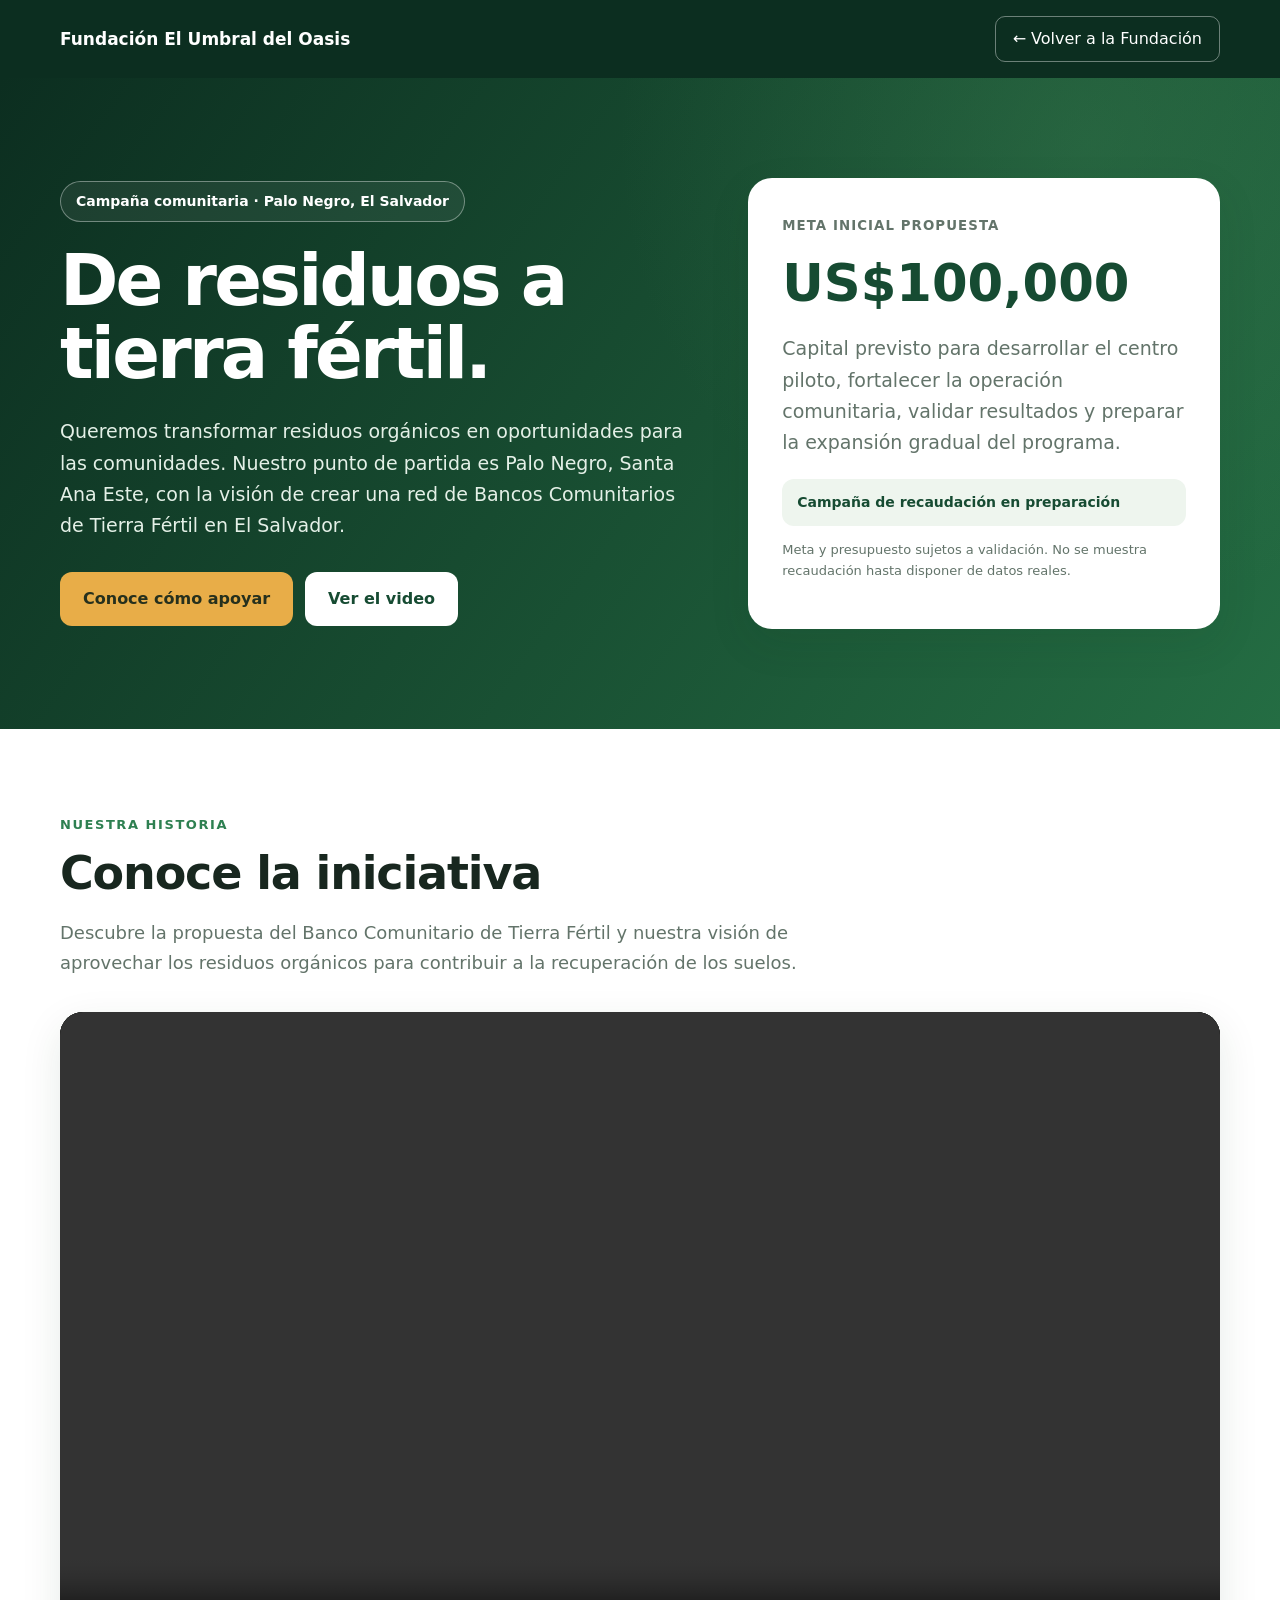
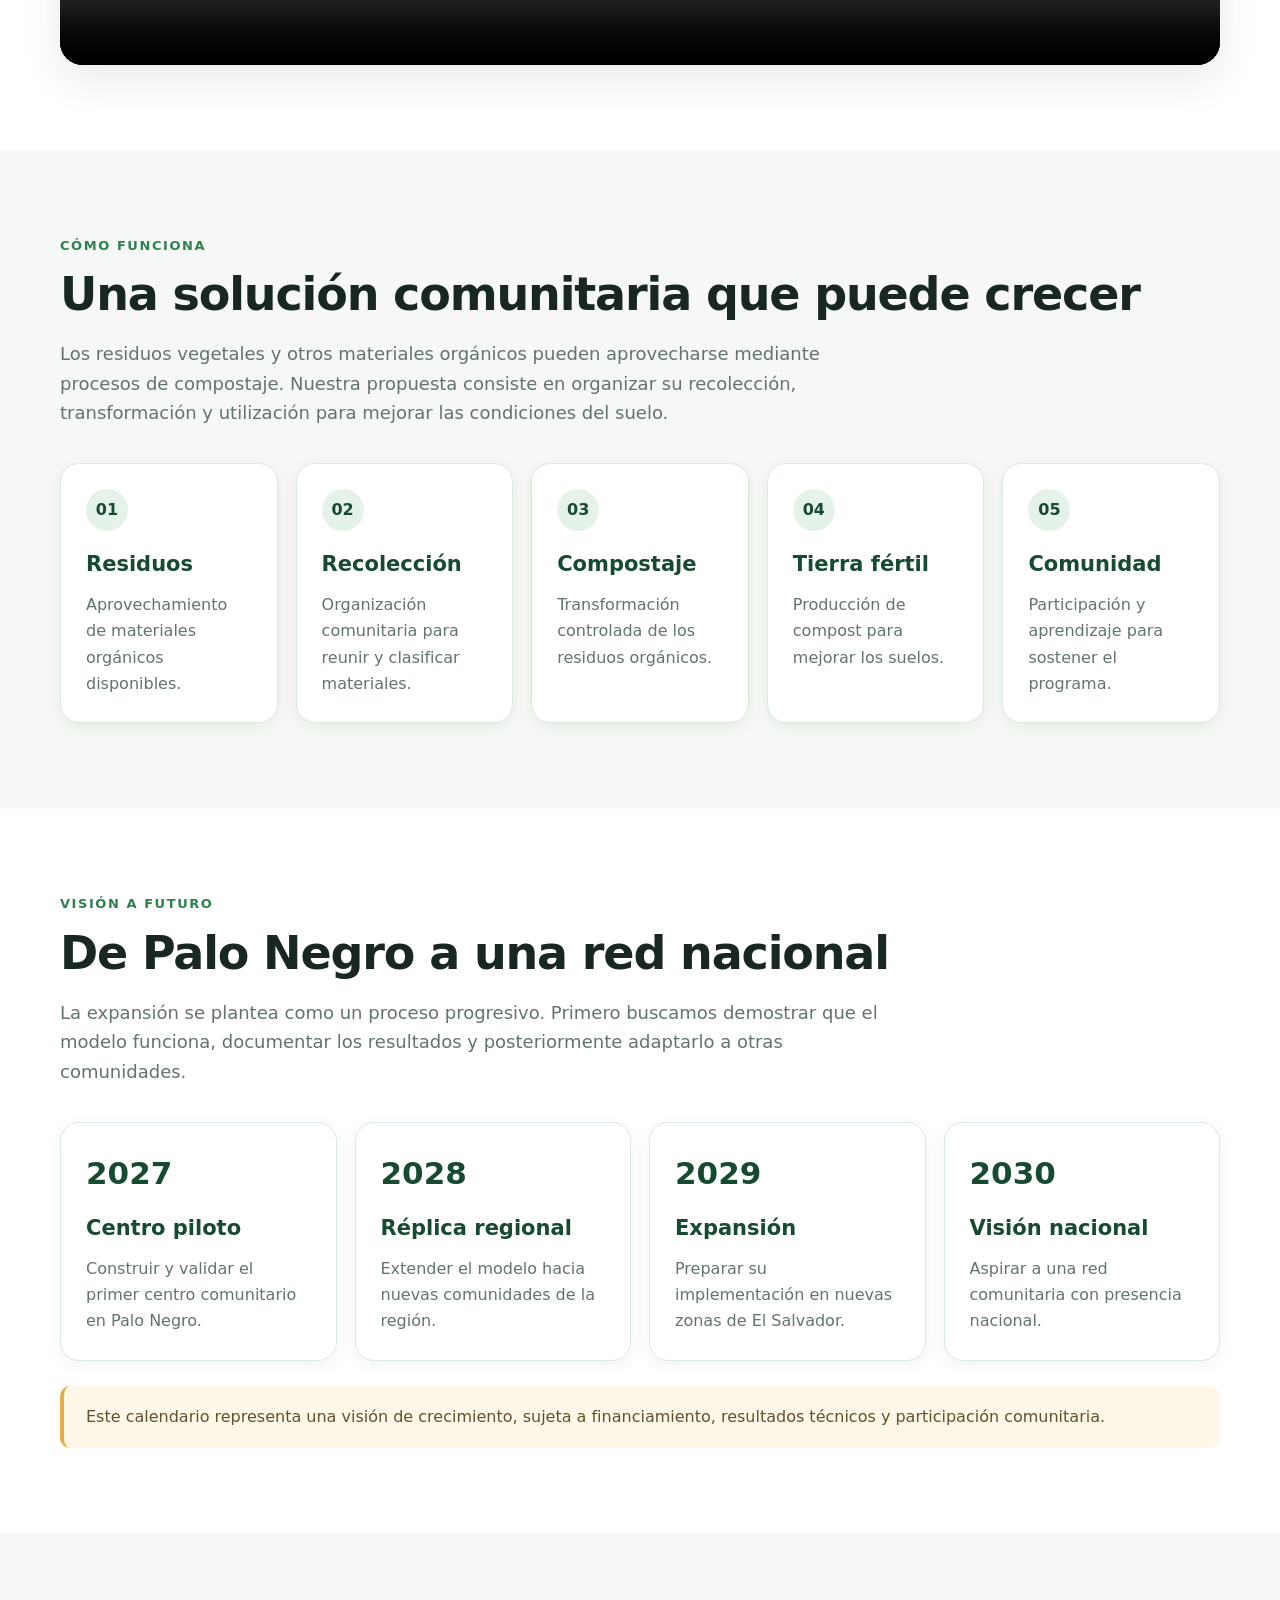
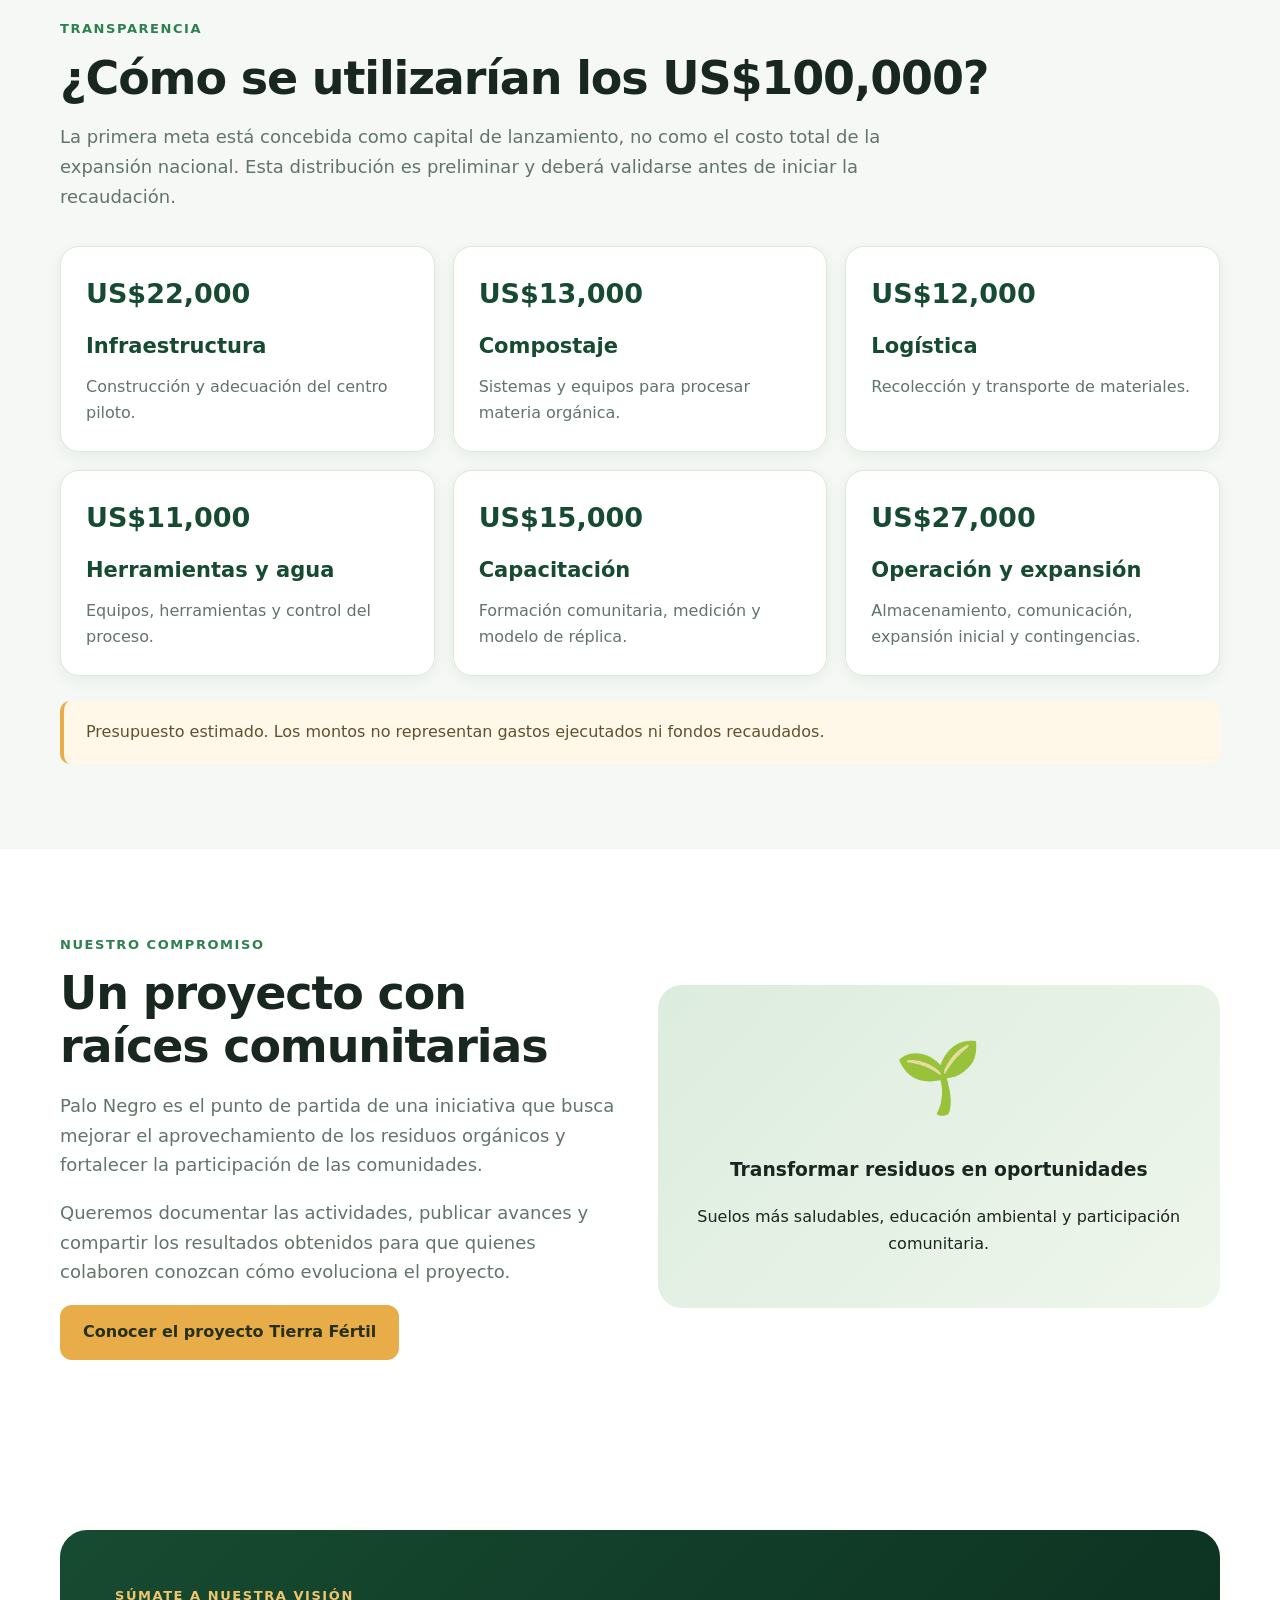
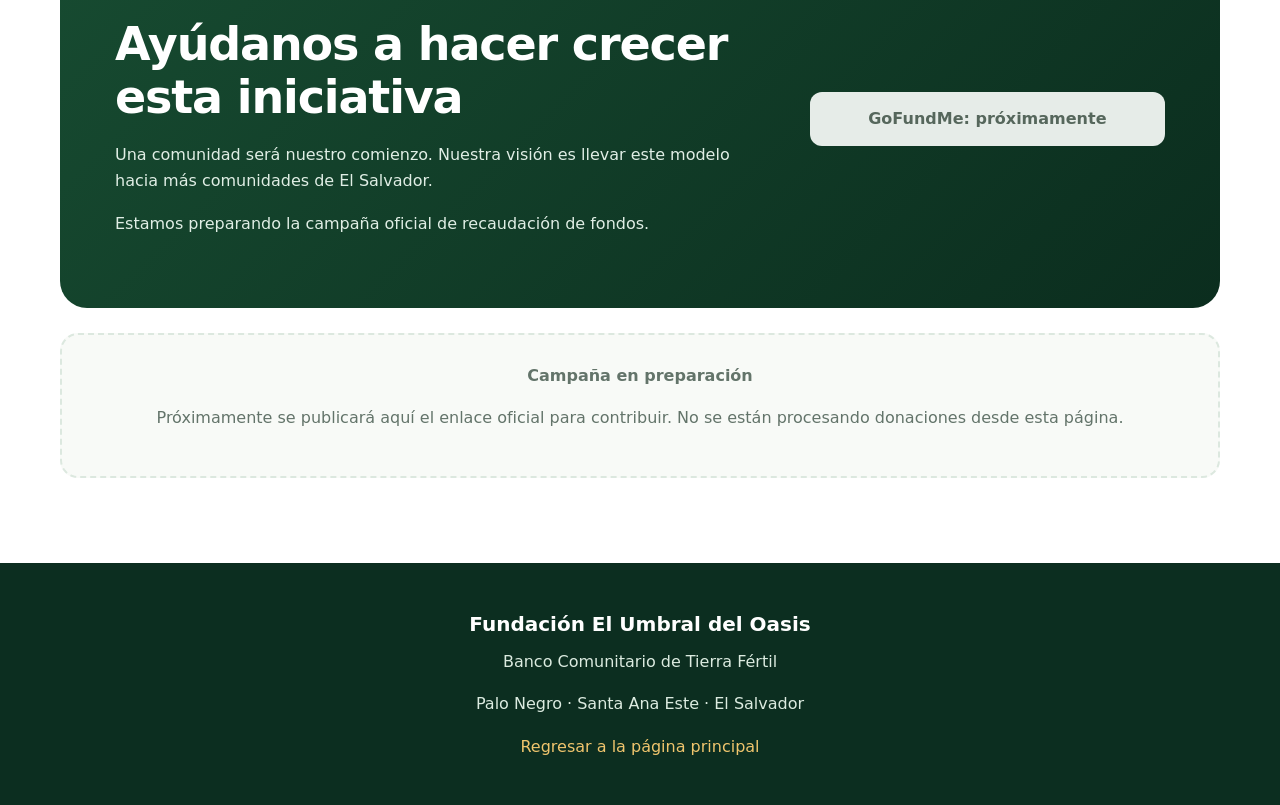
<file: campana-tierra-fertil.html>
<!DOCTYPE html>
<html lang="es">
<head>
  <meta charset="UTF-8">
  <meta name="viewport" content="width=device-width, initial-scale=1">
  <meta name="description" content="Apoya el Banco Comunitario de Tierra Fértil de Fundación El Umbral del Oasis en Palo Negro, El Salvador.">
  <title>Campaña Tierra Fértil | Fundación El Umbral del Oasis</title>

  <style>
    :root {
      --verde: #164b32;
      --verde2: #2e8051;
      --verdeoscuro: #0c2e20;
      --dorado: #e8ad48;
      --fondo: #f5f8f4;
      --texto: #18271f;
      --gris: #63746a;
      --borde: #dce8df;
      --sombra: 0 14px 40px rgba(16,55,31,.10);
    }

    * { box-sizing: border-box; }

    html { scroll-behavior: smooth; }

    body {
      margin: 0;
      font-family: system-ui, -apple-system, "Segoe UI", Arial, sans-serif;
      background: white;
      color: var(--texto);
      line-height: 1.65;
    }

    a { text-decoration: none; }

    a:focus-visible, button:focus-visible {
      outline: 3px solid var(--dorado);
      outline-offset: 4px;
    }

    .contenedor {
      width: min(1160px, 92%);
      margin: auto;
    }

    .navegacion {
      background: var(--verdeoscuro);
      padding: 16px 0;
    }

    .navegacion .contenedor {
      display: flex;
      justify-content: space-between;
      align-items: center;
      flex-wrap: wrap;
      gap: 16px;
    }

    .marca {
      color: white;
      font-size: 17px;
      font-weight: 800;
    }

    .volver {
      color: white;
      padding: 9px 17px;
      border: 1px solid #ffffff65;
      border-radius: 10px;
    }

    .volver:hover { background: #ffffff18; }

    .hero {
      position: relative;
      background:
        radial-gradient(circle at 85% 10%, #468b5944, transparent 38%),
        linear-gradient(125deg, #0c2e20, #246d43);
      color: white;
      padding: 100px 0;
      overflow: hidden;
    }

    .hero-grid {
      display: grid;
      grid-template-columns: 1.15fr .85fr;
      gap: 50px;
      align-items: center;
    }

    .etiqueta {
      display: inline-block;
      padding: 8px 15px;
      border: 1px solid #ffffff60;
      border-radius: 30px;
      font-size: 14px;
      font-weight: 700;
      margin-bottom: 23px;
      background: #ffffff10;
    }

    h1 {
      font-size: clamp(42px, 5.5vw, 76px);
      line-height: 1.04;
      letter-spacing: -.04em;
      margin: 0 0 25px;
    }

    .hero p {
      color: #e4f0e7;
      font-size: 19px;
      max-width: 670px;
    }

    .botones {
      display: flex;
      flex-wrap: wrap;
      gap: 12px;
      margin-top: 30px;
    }

    .boton {
      display: inline-block;
      padding: 14px 23px;
      border-radius: 12px;
      font-weight: 800;
      text-align: center;
      transition: transform .2s;
    }

    a.boton:hover { transform: translateY(-2px); }

    .principal {
      background: var(--dorado);
      color: #26301d;
    }

    .secundario {
      background: white;
      color: var(--verde);
    }

    .meta {
      background: white;
      color: var(--texto);
      border-radius: 24px;
      padding: 34px;
      box-shadow: var(--sombra);
    }

    .meta small {
      text-transform: uppercase;
      color: var(--gris);
      font-weight: 800;
      letter-spacing: .08em;
    }

    .cantidad {
      font-size: clamp(36px, 4vw, 52px);
      font-weight: 900;
      color: var(--verde);
      line-height: 1.2;
      margin: 14px 0;
    }

    .meta p { color: var(--gris); }

    .estado {
      background: #eef5ee;
      color: var(--verde);
      padding: 12px 15px;
      border-radius: 12px;
      font-size: 14px;
      font-weight: 700;
      margin-top: 20px;
    }

    .seccion { padding: 85px 0; }

    .fondo { background: var(--fondo); }

    .titulo {
      font-size: clamp(30px, 3.8vw, 46px);
      line-height: 1.15;
      letter-spacing: -.025em;
      margin: 0 0 18px;
    }

    .descripcion {
      color: var(--gris);
      font-size: 18px;
      max-width: 830px;
    }

    .subtitulo {
      color: var(--verde2);
      text-transform: uppercase;
      letter-spacing: .12em;
      font-size: 13px;
      font-weight: 900;
      margin-bottom: 12px;
    }

    .video-contenedor {
      margin-top: 35px;
      border-radius: 23px;
      overflow: hidden;
      background: #0b140e;
      box-shadow: var(--sombra);
    }

    video {
      display: block;
      width: 100%;
      aspect-ratio: 16/9;
      background: black;
    }

    .grid {
      display: grid;
      gap: 18px;
      margin-top: 35px;
    }

    .cinco { grid-template-columns: repeat(5, 1fr); }
    .cuatro { grid-template-columns: repeat(4, 1fr); }
    .tres { grid-template-columns: repeat(3, 1fr); }

    .tarjeta {
      padding: 25px;
      background: white;
      border: 1px solid var(--borde);
      border-radius: 19px;
      box-shadow: 0 4px 15px #183d2510;
    }

    .tarjeta h3 {
      color: var(--verde);
      margin: 0 0 10px;
      font-size: 21px;
    }

    .tarjeta p {
      color: var(--gris);
      margin: 0;
    }

    .numero {
      display: inline-flex;
      width: 42px;
      height: 42px;
      border-radius: 50%;
      align-items: center;
      justify-content: center;
      background: #e5f2e8;
      color: var(--verde);
      font-weight: 900;
      margin-bottom: 16px;
    }

    .anio {
      display: block;
      font-size: 31px;
      font-weight: 900;
      color: var(--verde);
      margin-bottom: 12px;
    }

    .monto {
      display: block;
      font-size: 27px;
      font-weight: 900;
      color: var(--verde);
      margin-bottom: 12px;
    }

    .aviso {
      background: #fff8e9;
      border-left: 4px solid var(--dorado);
      padding: 18px 22px;
      border-radius: 10px;
      color: #62502d;
      margin-top: 25px;
    }

    .impacto {
      display: grid;
      grid-template-columns: 1fr 1fr;
      gap: 35px;
      align-items: center;
    }

    .impacto-visual {
      background: linear-gradient(135deg, #dcecdf, #eff6eb);
      padding: 35px;
      border-radius: 24px;
      text-align: center;
    }

    .impacto-visual .simbolo {
      font-size: 70px;
      display: block;
      margin-bottom: 15px;
    }

    .donacion {
      background: linear-gradient(135deg, #174b31, #0b2d1e);
      color: white;
      padding: 55px;
      border-radius: 27px;
      display: grid;
      grid-template-columns: 1.3fr .7fr;
      gap: 35px;
      align-items: center;
    }

    .donacion p { color: #e0eee5; }

    .inactivo {
      display: block;
      background: #e6ece8;
      color: #56675c;
      cursor: not-allowed;
    }

    .pendiente {
      margin-top: 25px;
      background: #f8faf7;
      border: 2px dashed var(--borde);
      border-radius: 18px;
      padding: 28px;
      text-align: center;
      color: var(--gris);
    }

    footer {
      background: var(--verdeoscuro);
      color: #dcebe0;
      padding: 45px 0;
      text-align: center;
    }

    footer strong {
      display: block;
      color: white;
      font-size: 20px;
      margin-bottom: 8px;
    }

    @media (max-width: 900px) {
      .hero-grid, .impacto, .donacion {
        grid-template-columns: 1fr;
      }

      .cinco, .cuatro, .tres {
        grid-template-columns: repeat(2, 1fr);
      }

      .hero { padding: 75px 0; }
    }

    @media (max-width: 560px) {
      .cinco, .cuatro, .tres {
        grid-template-columns: 1fr;
      }

      .seccion { padding: 58px 0; }
      .donacion { padding: 30px; }
      .meta { padding: 25px; }
      .hero { padding: 60px 0; }
      .botones { flex-direction: column; }
    }
  </style>
</head>

<body>

  <!-- NAVEGACION -->
  <nav class="navegacion" aria-label="Navegación principal">
    <div class="contenedor">
      <a href="index.html" class="marca">
        Fundación El Umbral del Oasis
      </a>

      <a href="index.html" class="volver">
        ← Volver a la Fundación
      </a>
    </div>
  </nav>

  <!-- PRESENTACION -->
  <header class="hero">
    <div class="contenedor hero-grid">
      <div>
        <span class="etiqueta">
          Campaña comunitaria · Palo Negro, El Salvador
        </span>

        <h1>
          De residuos a tierra fértil.
        </h1>

        <p>
          Queremos transformar residuos orgánicos
          en oportunidades para las comunidades.
          Nuestro punto de partida es Palo Negro,
          Santa Ana Este, con la visión de crear
          una red de Bancos Comunitarios de Tierra
          Fértil en El Salvador.
        </p>

        <div class="botones">
          <a href="#apoyar" class="boton principal">
            Conoce cómo apoyar
          </a>

          <a href="#video" class="boton secundario">
            Ver el video
          </a>
        </div>
      </div>

      <aside class="meta">
        <small>Meta inicial propuesta</small>

        <div class="cantidad">US$100,000</div>

        <p>
          Capital previsto para desarrollar el centro
          piloto, fortalecer la operación comunitaria,
          validar resultados y preparar la expansión
          gradual del programa.
        </p>

        <div class="estado">
          Campaña de recaudación en preparación
        </div>

        <p style="font-size:13px">
          Meta y presupuesto sujetos a validación.
          No se muestra recaudación hasta disponer
          de datos reales.
        </p>
      </aside>
    </div>
  </header>

  <main>

    <!-- VIDEO -->
    <section class="seccion" id="video">
      <div class="contenedor">
        <div class="subtitulo">Nuestra historia</div>
        <h2 class="titulo">Conoce la iniciativa</h2>

        <p class="descripcion">
          Descubre la propuesta del Banco Comunitario
          de Tierra Fértil y nuestra visión de
          aprovechar los residuos orgánicos para
          contribuir a la recuperación de los suelos.
        </p>

        <div class="video-contenedor">
          <video controls playsinline preload="metadata"
                 aria-label="Video de la campaña Tierra Fértil">
            <source
              src="assets/videos/video_campana_tierra_fertil_ligero.mp4"
              type="video/mp4">
            Tu navegador no soporta video HTML5.
          </video>
        </div>
      </div>
    </section>

    <!-- MODELO -->
    <section class="seccion fondo" id="modelo">
      <div class="contenedor">
        <div class="subtitulo">Cómo funciona</div>
        <h2 class="titulo">
          Una solución comunitaria que puede crecer
        </h2>

        <p class="descripcion">
          Los residuos vegetales y otros materiales
          orgánicos pueden aprovecharse mediante
          procesos de compostaje. Nuestra propuesta
          consiste en organizar su recolección,
          transformación y utilización para mejorar
          las condiciones del suelo.
        </p>

        <div class="grid cinco">
          <div class="tarjeta">
            <span class="numero">01</span>
            <h3>Residuos</h3>
            <p>
              Aprovechamiento de materiales
              orgánicos disponibles.
            </p>
          </div>

          <div class="tarjeta">
            <span class="numero">02</span>
            <h3>Recolección</h3>
            <p>
              Organización comunitaria para
              reunir y clasificar materiales.
            </p>
          </div>

          <div class="tarjeta">
            <span class="numero">03</span>
            <h3>Compostaje</h3>
            <p>
              Transformación controlada de
              los residuos orgánicos.
            </p>
          </div>

          <div class="tarjeta">
            <span class="numero">04</span>
            <h3>Tierra fértil</h3>
            <p>
              Producción de compost para
              mejorar los suelos.
            </p>
          </div>

          <div class="tarjeta">
            <span class="numero">05</span>
            <h3>Comunidad</h3>
            <p>
              Participación y aprendizaje
              para sostener el programa.
            </p>
          </div>
        </div>
      </div>
    </section>

    <!-- EXPANSION -->
    <section class="seccion" id="expansion">
      <div class="contenedor">
        <div class="subtitulo">Visión a futuro</div>
        <h2 class="titulo">
          De Palo Negro a una red nacional
        </h2>

        <p class="descripcion">
          La expansión se plantea como un proceso
          progresivo. Primero buscamos demostrar
          que el modelo funciona, documentar los
          resultados y posteriormente adaptarlo
          a otras comunidades.
        </p>

        <div class="grid cuatro">
          <div class="tarjeta">
            <span class="anio">2027</span>
            <h3>Centro piloto</h3>
            <p>
              Construir y validar el primer
              centro comunitario en Palo Negro.
            </p>
          </div>

          <div class="tarjeta">
            <span class="anio">2028</span>
            <h3>Réplica regional</h3>
            <p>
              Extender el modelo hacia nuevas
              comunidades de la región.
            </p>
          </div>

          <div class="tarjeta">
            <span class="anio">2029</span>
            <h3>Expansión</h3>
            <p>
              Preparar su implementación en
              nuevas zonas de El Salvador.
            </p>
          </div>

          <div class="tarjeta">
            <span class="anio">2030</span>
            <h3>Visión nacional</h3>
            <p>
              Aspirar a una red comunitaria
              con presencia nacional.
            </p>
          </div>
        </div>

        <div class="aviso">
          Este calendario representa una visión
          de crecimiento, sujeta a financiamiento,
          resultados técnicos y participación comunitaria.
        </div>
      </div>
    </section>

    <!-- PRESUPUESTO -->
    <section class="seccion fondo" id="presupuesto">
      <div class="contenedor">
        <div class="subtitulo">Transparencia</div>
        <h2 class="titulo">
          ¿Cómo se utilizarían los US$100,000?
        </h2>

        <p class="descripcion">
          La primera meta está concebida como
          capital de lanzamiento, no como el costo
          total de la expansión nacional.
          Esta distribución es preliminar y deberá
          validarse antes de iniciar la recaudación.
        </p>

        <div class="grid tres">
          <div class="tarjeta">
            <span class="monto">US$22,000</span>
            <h3>Infraestructura</h3>
            <p>
              Construcción y adecuación
              del centro piloto.
            </p>
          </div>

          <div class="tarjeta">
            <span class="monto">US$13,000</span>
            <h3>Compostaje</h3>
            <p>
              Sistemas y equipos para
              procesar materia orgánica.
            </p>
          </div>

          <div class="tarjeta">
            <span class="monto">US$12,000</span>
            <h3>Logística</h3>
            <p>
              Recolección y transporte
              de materiales.
            </p>
          </div>

          <div class="tarjeta">
            <span class="monto">US$11,000</span>
            <h3>Herramientas y agua</h3>
            <p>
              Equipos, herramientas y
              control del proceso.
            </p>
          </div>

          <div class="tarjeta">
            <span class="monto">US$15,000</span>
            <h3>Capacitación</h3>
            <p>
              Formación comunitaria,
              medición y modelo de réplica.
            </p>
          </div>

          <div class="tarjeta">
            <span class="monto">US$27,000</span>
            <h3>Operación y expansión</h3>
            <p>
              Almacenamiento, comunicación,
              expansión inicial y contingencias.
            </p>
          </div>
        </div>

        <div class="aviso">
          Presupuesto estimado. Los montos no
          representan gastos ejecutados ni fondos
          recaudados.
        </div>
      </div>
    </section>

    <!-- IMPACTO -->
    <section class="seccion">
      <div class="contenedor impacto">
        <div>
          <div class="subtitulo">Nuestro compromiso</div>
          <h2 class="titulo">
            Un proyecto con raíces comunitarias
          </h2>

          <p class="descripcion">
            Palo Negro es el punto de partida
            de una iniciativa que busca mejorar
            el aprovechamiento de los residuos
            orgánicos y fortalecer la participación
            de las comunidades.
          </p>

          <p class="descripcion">
            Queremos documentar las actividades,
            publicar avances y compartir los
            resultados obtenidos para que quienes
            colaboren conozcan cómo evoluciona
            el proyecto.
          </p>

          <a href="tierra-fertil.html"
             class="boton principal">
            Conocer el proyecto Tierra Fértil
          </a>
        </div>

        <div class="impacto-visual">
          <span class="simbolo" aria-hidden="true">🌱</span>
          <h3>Transformar residuos en oportunidades</h3>
          <p>
            Suelos más saludables, educación
            ambiental y participación comunitaria.
          </p>
        </div>
      </div>
    </section>

    <!-- DONACIONES -->
    <section class="seccion" id="apoyar">
      <div class="contenedor">
        <div class="donacion">
          <div>
            <div class="subtitulo" style="color:#f0c56d">
              Súmate a nuestra visión
            </div>

            <h2 class="titulo">
              Ayúdanos a hacer crecer esta iniciativa
            </h2>

            <p>
              Una comunidad será nuestro comienzo.
              Nuestra visión es llevar este modelo
              hacia más comunidades de El Salvador.
            </p>

            <p>
              Estamos preparando la campaña oficial
              de recaudación de fondos.
            </p>
          </div>

          <div>
            <!-- Activar cuando exista URL real -->
            <span class="boton inactivo">
              GoFundMe: próximamente
            </span>
          </div>
        </div>

        <div class="pendiente">
          <strong>Campaña en preparación</strong>
          <p>
            Próximamente se publicará aquí
            el enlace oficial para contribuir.
            No se están procesando donaciones
            desde esta página.
          </p>
        </div>
      </div>
    </section>

  </main>

  <footer>
    <div class="contenedor">
      <strong>Fundación El Umbral del Oasis</strong>
      Banco Comunitario de Tierra Fértil
      <p>Palo Negro · Santa Ana Este · El Salvador</p>
      <a href="index.html" style="color:#f0c56d">
        Regresar a la página principal
      </a>
    </div>
  </footer>

</body>
</html>
</file>
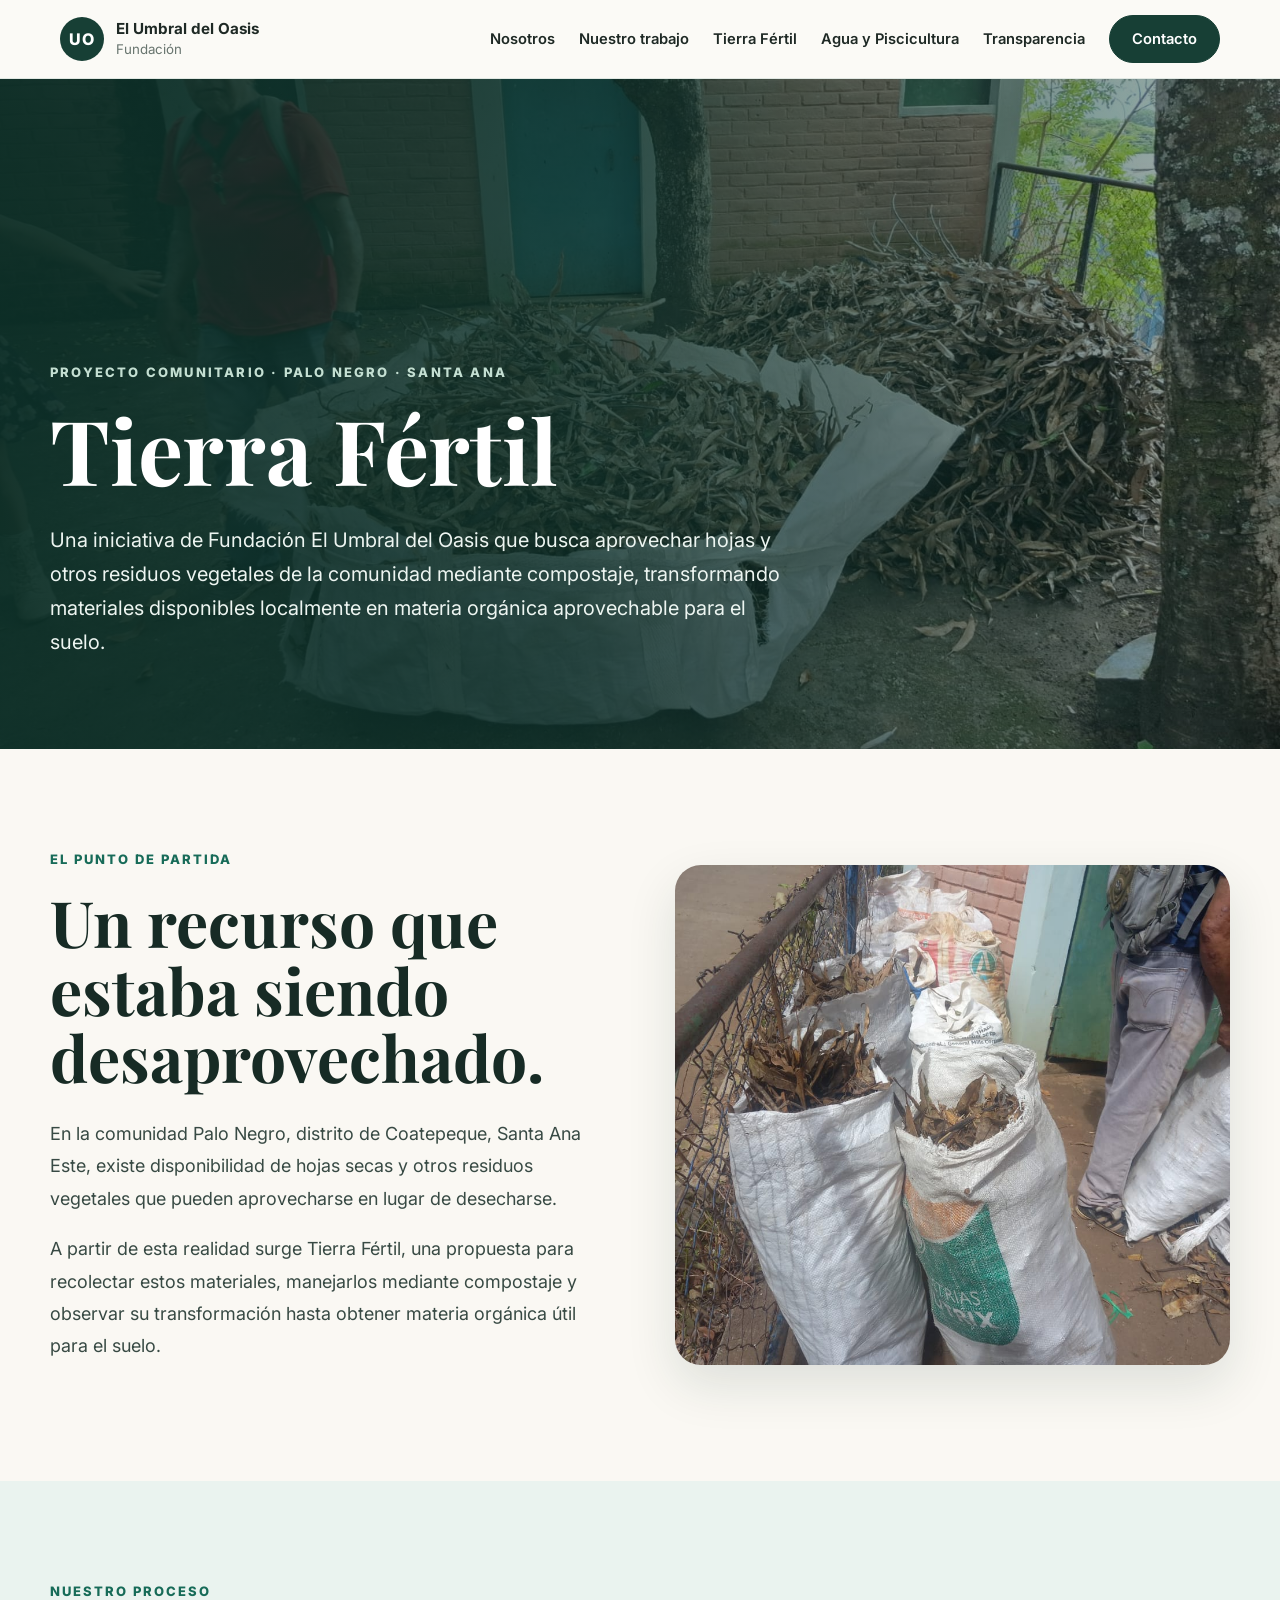
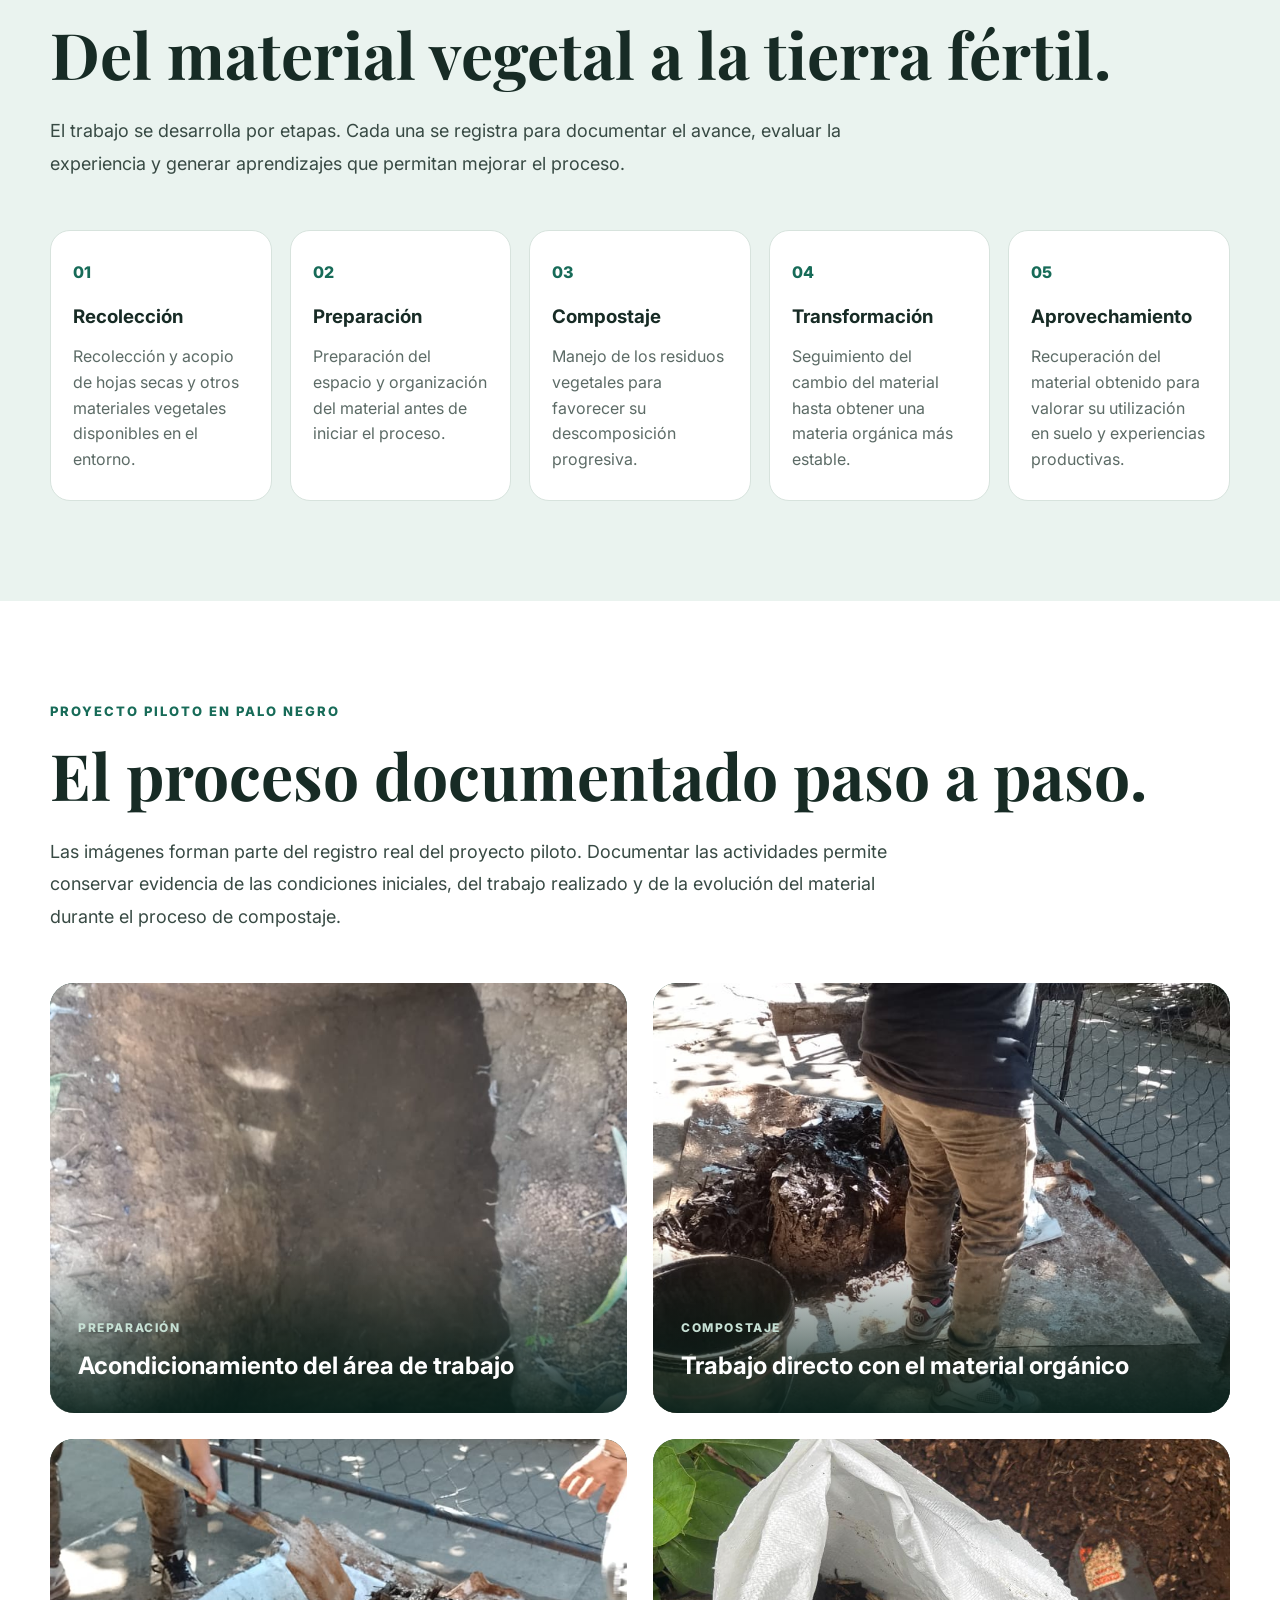
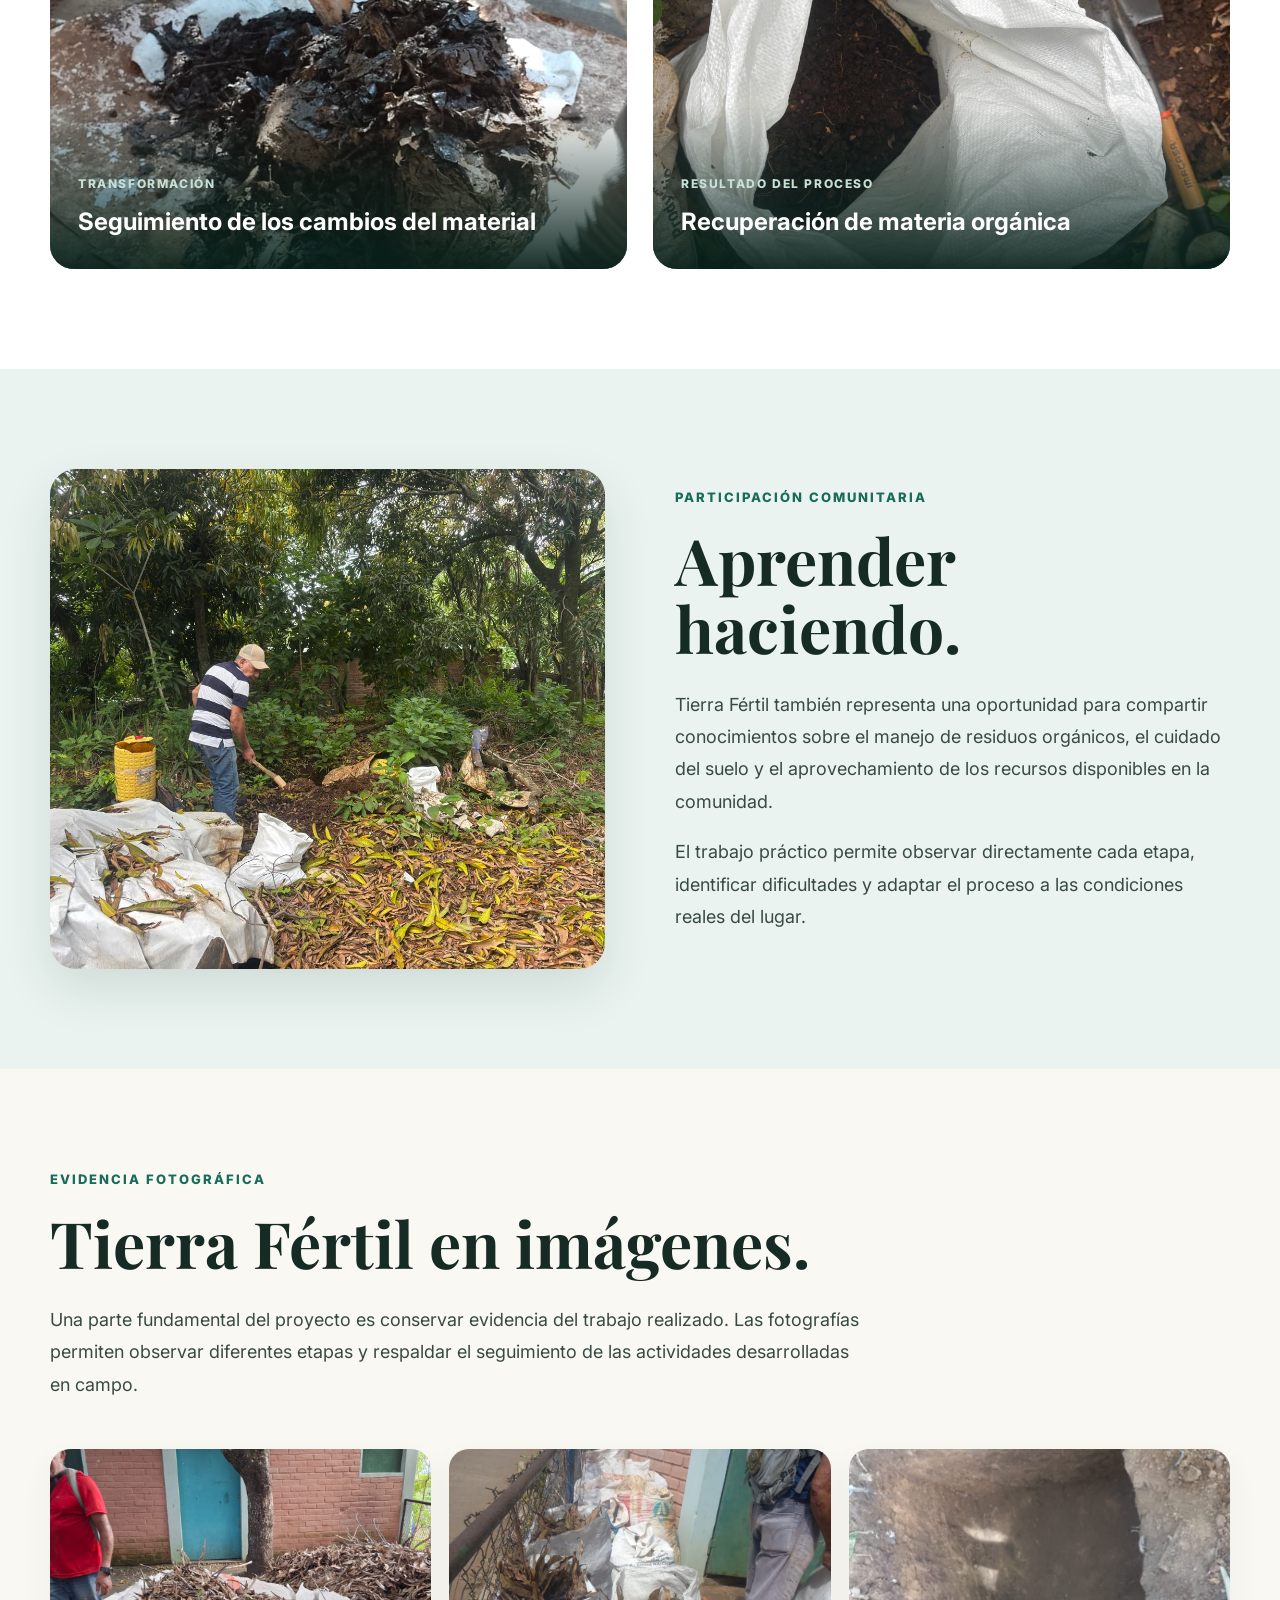
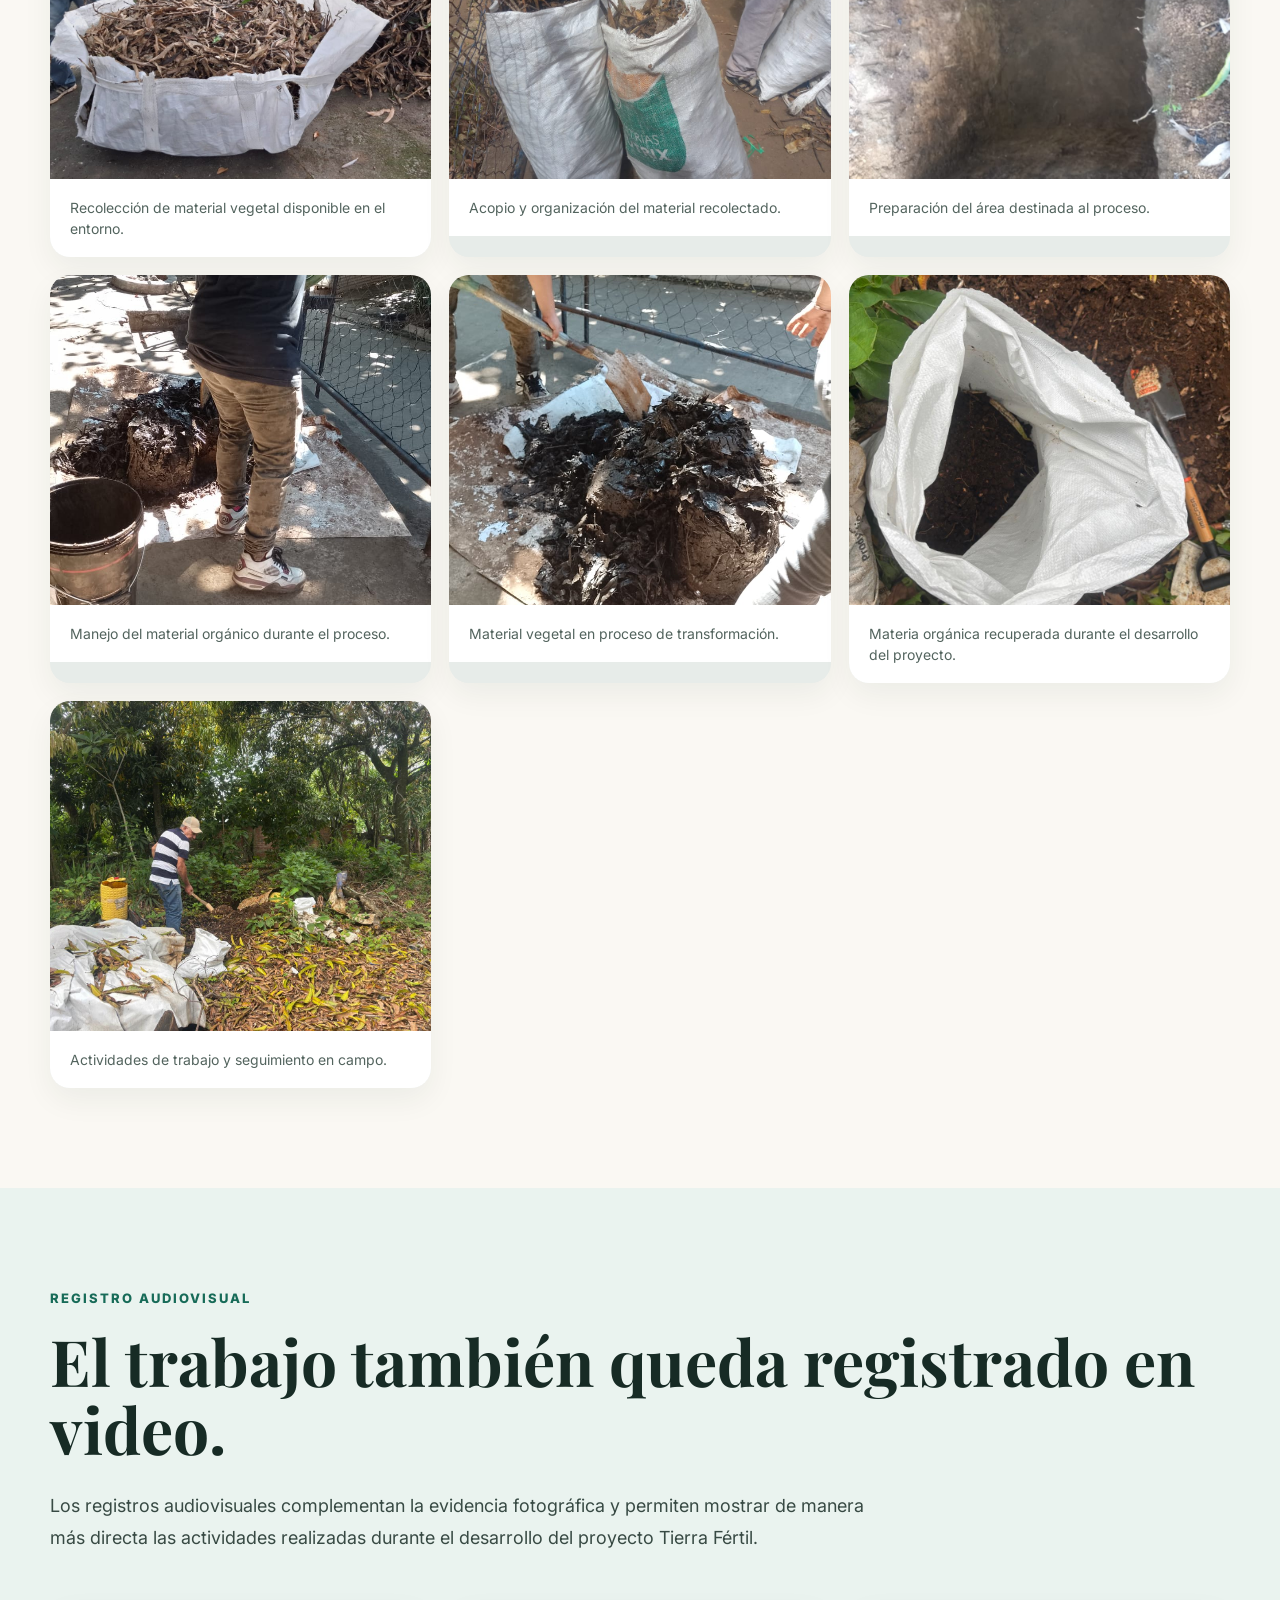
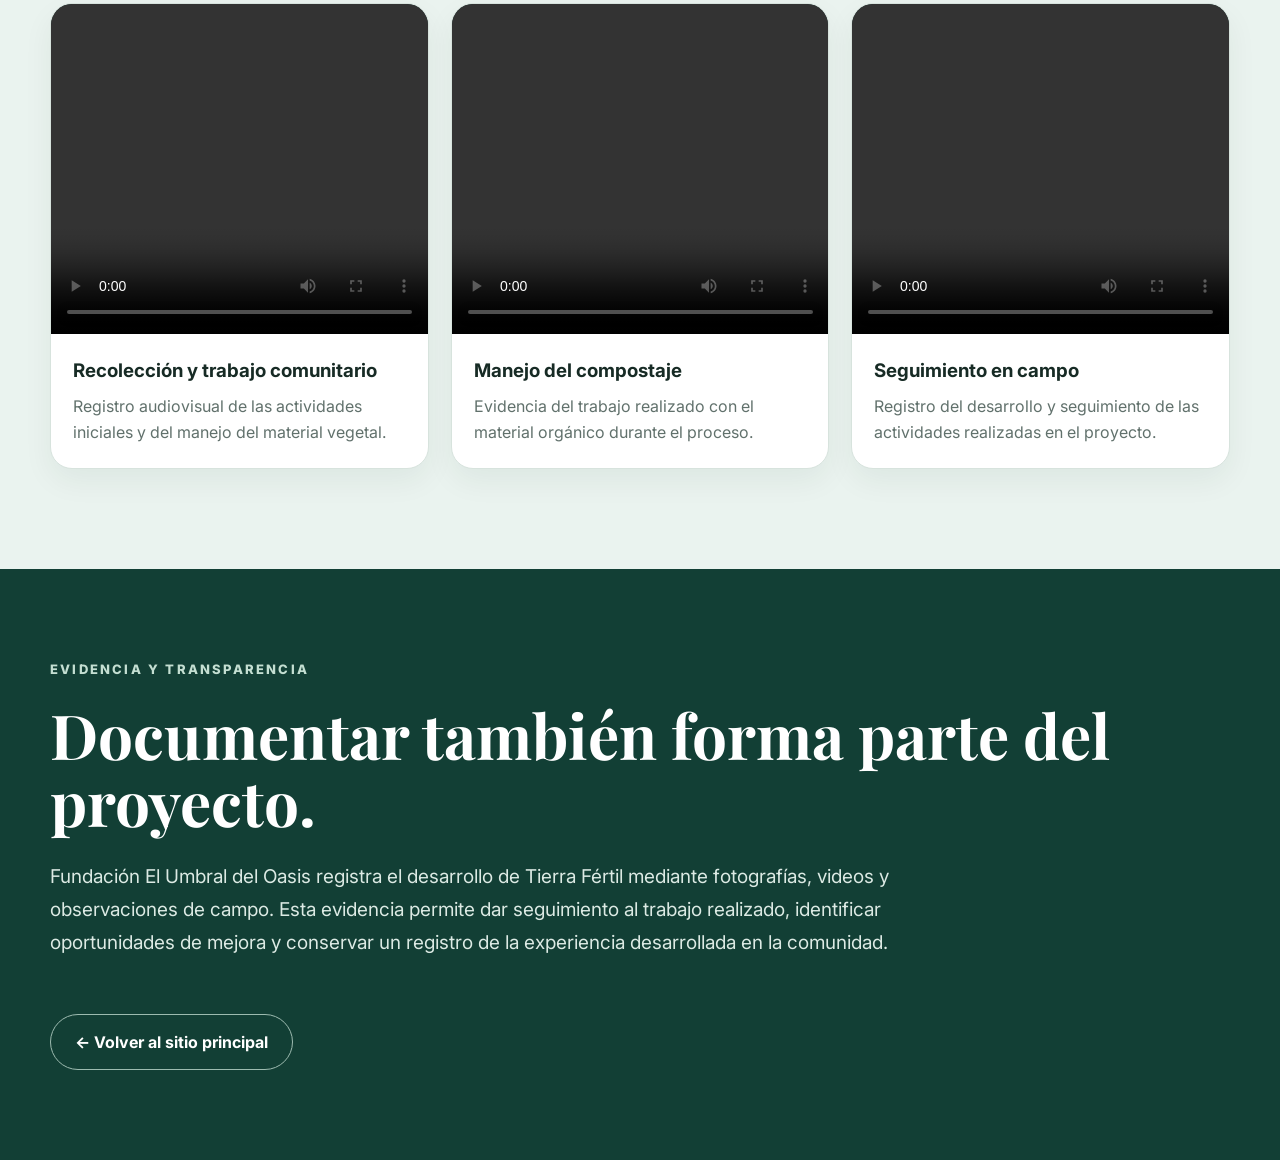
<file: tierra-fertil.html>
<!DOCTYPE html>
<html lang="es">
<head>
  <meta charset="UTF-8">
  <meta name="viewport" content="width=device-width, initial-scale=1.0">

  <meta name="description"
    content="Proyecto Tierra Fértil de Fundación El Umbral del Oasis: aprovechamiento de residuos vegetales mediante compostaje comunitario en Palo Negro, Santa Ana, El Salvador.">

  <title>Tierra Fértil | Fundación El Umbral del Oasis</title>

  <link rel="preconnect" href="https://fonts.googleapis.com">
  <link rel="preconnect" href="https://fonts.gstatic.com" crossorigin>
  <link href="https://fonts.googleapis.com/css2?family=Inter:wght@400;500;600;700;800&family=Playfair+Display:wght@600;700&display=swap" rel="stylesheet">

  <link rel="stylesheet" href="styles.css">

  <style>
    * {
      box-sizing: border-box;
    }

    .tf-hero {
      position: relative;
      min-height: 670px;
      display: flex;
      align-items: flex-end;
      color: white;
      padding: 110px 24px 90px;
      background:
        linear-gradient(90deg, rgba(12, 47, 39, .94) 0%, rgba(12, 47, 39, .82) 45%, rgba(12, 47, 39, .35) 100%),
        url("assets/fotos/01_recoleccion_material_vegetal.jpeg") center/cover no-repeat;
    }

    .tf-container {
      width: min(1180px, calc(100% - 48px));
      margin: 0 auto;
    }

    .tf-label {
      font-size: 13px;
      font-weight: 800;
      letter-spacing: 2.2px;
      text-transform: uppercase;
      color: #c4dfd2;
      margin-bottom: 22px;
    }

    .tf-hero h1 {
      font-family: "Playfair Display", serif;
      font-size: clamp(52px, 7vw, 92px);
      line-height: .98;
      max-width: 900px;
      margin: 0 0 30px;
    }

    .tf-hero p {
      max-width: 750px;
      font-size: 20px;
      line-height: 1.7;
      color: #edf5f1;
      margin: 0;
    }

    .tf-section {
      padding: 100px 24px;
    }

    .tf-light {
      background: #faf8f3;
    }

    .tf-soft {
      background: #eaf3ef;
    }

    .tf-white {
      background: #ffffff;
    }

    .tf-grid {
      display: grid;
      grid-template-columns: 1fr 1fr;
      gap: 70px;
      align-items: center;
    }

    .tf-kicker {
      color: #176b58;
      text-transform: uppercase;
      letter-spacing: 2px;
      font-size: 13px;
      font-weight: 800;
      margin-bottom: 18px;
    }

    .tf-title {
      font-family: "Playfair Display", serif;
      font-size: clamp(38px, 5vw, 64px);
      line-height: 1.05;
      color: #172b25;
      margin: 0 0 28px;
    }

    .tf-text {
      font-size: 18px;
      line-height: 1.8;
      color: #384a44;
    }

    .tf-photo {
      width: 100%;
      height: 500px;
      border-radius: 26px;
      display: block;
      object-fit: cover;
      box-shadow: 0 20px 50px rgba(17, 48, 40, .12);
    }

    /* ETAPAS */
    .tf-steps {
      display: grid;
      grid-template-columns: repeat(5, 1fr);
      gap: 18px;
      margin-top: 50px;
    }

    .tf-step {
      background: white;
      border: 1px solid #d7e3dd;
      border-radius: 20px;
      padding: 28px 22px;
    }

    .tf-step span {
      display: block;
      color: #176b58;
      font-weight: 800;
      margin-bottom: 16px;
    }

    .tf-step h3 {
      margin: 0 0 12px;
      color: #172b25;
    }

    .tf-step p {
      margin: 0;
      line-height: 1.6;
      color: #5c6b66;
    }

    /* HISTORIA VISUAL */
    .tf-story {
      display: grid;
      grid-template-columns: 1fr 1fr;
      gap: 26px;
      margin-top: 50px;
    }

    .tf-story-card {
      position: relative;
      overflow: hidden;
      border-radius: 24px;
      min-height: 430px;
      background: #123f35;
    }

    .tf-story-card img {
      width: 100%;
      height: 100%;
      min-height: 430px;
      position: absolute;
      inset: 0;
      object-fit: cover;
      transition: transform .4s ease;
    }

    .tf-story-card:hover img {
      transform: scale(1.025);
    }

    .tf-story-info {
      position: absolute;
      left: 0;
      right: 0;
      bottom: 0;
      padding: 70px 28px 28px;
      color: white;
      background: linear-gradient(transparent, rgba(5, 31, 25, .92));
    }

    .tf-story-info span {
      display: block;
      text-transform: uppercase;
      letter-spacing: 1.6px;
      font-size: 12px;
      font-weight: 800;
      color: #c6e0d4;
      margin-bottom: 8px;
    }

    .tf-story-info h3 {
      margin: 0;
      font-size: 24px;
    }

    /* GALERÍA */
    .tf-gallery {
      display: grid;
      grid-template-columns: repeat(3, 1fr);
      gap: 18px;
      margin-top: 48px;
    }

    .tf-gallery figure {
      margin: 0;
      overflow: hidden;
      border-radius: 20px;
      background: #e7ece9;
      box-shadow: 0 12px 30px rgba(17, 48, 40, .06);
    }

    .tf-gallery img {
      width: 100%;
      height: 330px;
      object-fit: cover;
      display: block;
      transition: transform .35s ease;
    }

    .tf-gallery figure:hover img {
      transform: scale(1.03);
    }

    .tf-gallery figcaption {
      background: white;
      padding: 18px 20px;
      font-size: 14px;
      line-height: 1.5;
      color: #53645e;
    }

    /* VIDEOS */
    .tf-video-grid {
      display: grid;
      grid-template-columns: repeat(3, 1fr);
      gap: 22px;
      margin-top: 48px;
    }

    .tf-video-card {
      background: white;
      border-radius: 22px;
      overflow: hidden;
      border: 1px solid #d7e3dd;
      box-shadow: 0 12px 30px rgba(17, 48, 40, .06);
    }

    .tf-video-card video {
      width: 100%;
      height: 330px;
      object-fit: cover;
      display: block;
      background: #0d2e27;
    }

    .tf-video-info {
      padding: 22px;
    }

    .tf-video-info h3 {
      margin: 0 0 8px;
      color: #172b25;
    }

    .tf-video-info p {
      margin: 0;
      line-height: 1.6;
      color: #61716c;
    }

    /* CIERRE */
    .tf-highlight {
      background: #123f35;
      color: white;
      padding: 90px 24px;
    }

    .tf-highlight h2 {
      font-family: "Playfair Display", serif;
      font-size: clamp(38px, 5vw, 62px);
      margin: 0 0 24px;
    }

    .tf-highlight p {
      font-size: 19px;
      line-height: 1.75;
      max-width: 850px;
      color: #dceae4;
    }

    .tf-back {
      display: inline-block;
      margin-top: 35px;
      color: white;
      text-decoration: none;
      border: 1px solid #9dbbb0;
      border-radius: 999px;
      padding: 14px 24px;
      font-weight: 700;
    }

    .tf-back:hover {
      background: white;
      color: #123f35;
    }

    @media (max-width: 950px) {
      .tf-grid,
      .tf-story {
        grid-template-columns: 1fr;
      }

      .tf-steps {
        grid-template-columns: 1fr 1fr;
      }

      .tf-gallery,
      .tf-video-grid {
        grid-template-columns: 1fr 1fr;
      }

      .tf-photo {
        height: 430px;
      }
    }

    @media (max-width: 650px) {
      .tf-container {
        width: min(100% - 30px, 1180px);
      }

      .tf-hero {
        min-height: 600px;
        padding: 90px 20px 65px;
      }

      .tf-section {
        padding: 75px 20px;
      }

      .tf-steps,
      .tf-gallery,
      .tf-video-grid {
        grid-template-columns: 1fr;
      }

      .tf-gallery img {
        height: 360px;
      }

      .tf-video-card video {
        height: 300px;
      }
    }
  </style>
</head>

<body>

  <header class="site-header">
    <div class="container nav-wrap">

      <a href="index.html" class="brand">
        <span class="brand-mark">UO</span>

        <span class="brand-text">
          <strong>El Umbral del Oasis</strong>
          <small>Fundación</small>
        </span>
      </a>

      <nav class="main-nav">
        <a href="index.html#nosotros">Nosotros</a>
        <a href="index.html#trabajo">Nuestro trabajo</a>
        <a href="tierra-fertil.html">Tierra Fértil</a>
        <a href="index.html#agua">Agua y Piscicultura</a>
        <a href="index.html#transparencia">Transparencia</a>
        <a href="index.html#contacto" class="btn btn-dark">Contacto</a>
      </nav>

    </div>
  </header>

  <main>

    <!-- PORTADA -->
    <section class="tf-hero">
      <div class="tf-container">

        <div class="tf-label">
          Proyecto comunitario · Palo Negro · Santa Ana
        </div>

        <h1>Tierra Fértil</h1>

        <p>
          Una iniciativa de Fundación El Umbral del Oasis que busca aprovechar
          hojas y otros residuos vegetales de la comunidad mediante compostaje,
          transformando materiales disponibles localmente en materia orgánica
          aprovechable para el suelo.
        </p>

      </div>
    </section>

    <!-- PUNTO DE PARTIDA -->
    <section class="tf-section tf-light">

      <div class="tf-container tf-grid">

        <div>
          <div class="tf-kicker">El punto de partida</div>

          <h2 class="tf-title">
            Un recurso que estaba siendo desaprovechado.
          </h2>

          <p class="tf-text">
            En la comunidad Palo Negro, distrito de Coatepeque, Santa Ana Este,
            existe disponibilidad de hojas secas y otros residuos vegetales que
            pueden aprovecharse en lugar de desecharse.
          </p>

          <p class="tf-text">
            A partir de esta realidad surge Tierra Fértil, una propuesta para
            recolectar estos materiales, manejarlos mediante compostaje y
            observar su transformación hasta obtener materia orgánica útil
            para el suelo.
          </p>
        </div>

        <div>
          <img
            src="assets/fotos/02_acopio_hojas_sacos.jpeg"
            alt="Acopio de hojas y material vegetal en la comunidad"
            class="tf-photo">
        </div>

      </div>
    </section>

    <!-- PROCESO -->
    <section class="tf-section tf-soft">

      <div class="tf-container">

        <div class="tf-kicker">Nuestro proceso</div>

        <h2 class="tf-title">
          Del material vegetal a la tierra fértil.
        </h2>

        <p class="tf-text" style="max-width:820px;">
          El trabajo se desarrolla por etapas. Cada una se registra para
          documentar el avance, evaluar la experiencia y generar aprendizajes
          que permitan mejorar el proceso.
        </p>

        <div class="tf-steps">

          <article class="tf-step">
            <span>01</span>
            <h3>Recolección</h3>
            <p>
              Recolección y acopio de hojas secas y otros materiales vegetales
              disponibles en el entorno.
            </p>
          </article>

          <article class="tf-step">
            <span>02</span>
            <h3>Preparación</h3>
            <p>
              Preparación del espacio y organización del material antes de
              iniciar el proceso.
            </p>
          </article>

          <article class="tf-step">
            <span>03</span>
            <h3>Compostaje</h3>
            <p>
              Manejo de los residuos vegetales para favorecer su
              descomposición progresiva.
            </p>
          </article>

          <article class="tf-step">
            <span>04</span>
            <h3>Transformación</h3>
            <p>
              Seguimiento del cambio del material hasta obtener una materia
              orgánica más estable.
            </p>
          </article>

          <article class="tf-step">
            <span>05</span>
            <h3>Aprovechamiento</h3>
            <p>
              Recuperación del material obtenido para valorar su utilización
              en suelo y experiencias productivas.
            </p>
          </article>

        </div>

      </div>
    </section>

    <!-- PROYECTO EN CAMPO -->
    <section class="tf-section tf-white">

      <div class="tf-container">

        <div class="tf-kicker">Proyecto piloto en Palo Negro</div>

        <h2 class="tf-title">
          El proceso documentado paso a paso.
        </h2>

        <p class="tf-text" style="max-width:850px;">
          Las imágenes forman parte del registro real del proyecto piloto.
          Documentar las actividades permite conservar evidencia de las
          condiciones iniciales, del trabajo realizado y de la evolución
          del material durante el proceso de compostaje.
        </p>

        <div class="tf-story">

          <div class="tf-story-card">
            <img
              src="assets/fotos/03_preparacion_fosa.jpeg"
              alt="Preparación del área para el proyecto Tierra Fértil">
            <div class="tf-story-info">
              <span>Preparación</span>
              <h3>Acondicionamiento del área de trabajo</h3>
            </div>
          </div>

          <div class="tf-story-card">
            <img
              src="assets/fotos/04_manejo_compostaje.jpeg"
              alt="Manejo del material orgánico durante el compostaje">
            <div class="tf-story-info">
              <span>Compostaje</span>
              <h3>Trabajo directo con el material orgánico</h3>
            </div>
          </div>

          <div class="tf-story-card">
            <img
              src="assets/fotos/05_material_en_transformacion.jpeg"
              alt="Material orgánico durante su transformación">
            <div class="tf-story-info">
              <span>Transformación</span>
              <h3>Seguimiento de los cambios del material</h3>
            </div>
          </div>

          <div class="tf-story-card">
            <img
              src="assets/fotos/06_composta_obtenida.jpeg"
              alt="Materia orgánica obtenida durante el proyecto">
            <div class="tf-story-info">
              <span>Resultado del proceso</span>
              <h3>Recuperación de materia orgánica</h3>
            </div>
          </div>

        </div>

      </div>
    </section>

    <!-- PARTICIPACIÓN -->
    <section class="tf-section tf-soft">

      <div class="tf-container tf-grid">

        <div>
          <img
            src="assets/fotos/07_trabajo_campo.jpeg"
            alt="Trabajo de campo en el proyecto Tierra Fértil"
            class="tf-photo">
        </div>

        <div>
          <div class="tf-kicker">Participación comunitaria</div>

          <h2 class="tf-title">
            Aprender haciendo.
          </h2>

          <p class="tf-text">
            Tierra Fértil también representa una oportunidad para compartir
            conocimientos sobre el manejo de residuos orgánicos, el cuidado
            del suelo y el aprovechamiento de los recursos disponibles en
            la comunidad.
          </p>

          <p class="tf-text">
            El trabajo práctico permite observar directamente cada etapa,
            identificar dificultades y adaptar el proceso a las condiciones
            reales del lugar.
          </p>
        </div>

      </div>
    </section>

    <!-- GALERÍA -->
    <section class="tf-section tf-light">

      <div class="tf-container">

        <div class="tf-kicker">Evidencia fotográfica</div>

        <h2 class="tf-title">
          Tierra Fértil en imágenes.
        </h2>

        <p class="tf-text" style="max-width:820px;">
          Una parte fundamental del proyecto es conservar evidencia del trabajo
          realizado. Las fotografías permiten observar diferentes etapas y
          respaldar el seguimiento de las actividades desarrolladas en campo.
        </p>

        <div class="tf-gallery">

          <figure>
            <img
              src="assets/fotos/01_recoleccion_material_vegetal.jpeg"
              alt="Recolección de material vegetal">
            <figcaption>
              Recolección de material vegetal disponible en el entorno.
            </figcaption>
          </figure>

          <figure>
            <img
              src="assets/fotos/02_acopio_hojas_sacos.jpeg"
              alt="Acopio de hojas y residuos vegetales">
            <figcaption>
              Acopio y organización del material recolectado.
            </figcaption>
          </figure>

          <figure>
            <img
              src="assets/fotos/03_preparacion_fosa.jpeg"
              alt="Preparación del área de compostaje">
            <figcaption>
              Preparación del área destinada al proceso.
            </figcaption>
          </figure>

          <figure>
            <img
              src="assets/fotos/04_manejo_compostaje.jpeg"
              alt="Manejo del material durante el compostaje">
            <figcaption>
              Manejo del material orgánico durante el proceso.
            </figcaption>
          </figure>

          <figure>
            <img
              src="assets/fotos/05_material_en_transformacion.jpeg"
              alt="Material vegetal en transformación">
            <figcaption>
              Material vegetal en proceso de transformación.
            </figcaption>
          </figure>

          <figure>
            <img
              src="assets/fotos/06_composta_obtenida.jpeg"
              alt="Materia orgánica recuperada">
            <figcaption>
              Materia orgánica recuperada durante el desarrollo del proyecto.
            </figcaption>
          </figure>

          <figure>
            <img
              src="assets/fotos/07_trabajo_campo.jpeg"
              alt="Trabajo y seguimiento en campo">
            <figcaption>
              Actividades de trabajo y seguimiento en campo.
            </figcaption>
          </figure>

        </div>

      </div>
    </section>

    <!-- VIDEOS -->
    <section class="tf-section tf-soft">

      <div class="tf-container">

        <div class="tf-kicker">Registro audiovisual</div>

        <h2 class="tf-title">
          El trabajo también queda registrado en video.
        </h2>

        <p class="tf-text" style="max-width:820px;">
          Los registros audiovisuales complementan la evidencia fotográfica y
          permiten mostrar de manera más directa las actividades realizadas
          durante el desarrollo del proyecto Tierra Fértil.
        </p>

        <div class="tf-video-grid">

          <article class="tf-video-card">
            <video controls preload="metadata" playsinline>
              <source
                src="assets/videos/01_recoleccion_y_trabajo_comunitario.mp4"
                type="video/mp4">
              Tu navegador no puede reproducir este video.
            </video>

            <div class="tf-video-info">
              <h3>Recolección y trabajo comunitario</h3>
              <p>
                Registro audiovisual de las actividades iniciales y del
                manejo del material vegetal.
              </p>
            </div>
          </article>

          <article class="tf-video-card">
            <video controls preload="metadata" playsinline>
              <source
                src="assets/videos/02_manejo_del_compostaje.mp4"
                type="video/mp4">
              Tu navegador no puede reproducir este video.
            </video>

            <div class="tf-video-info">
              <h3>Manejo del compostaje</h3>
              <p>
                Evidencia del trabajo realizado con el material orgánico
                durante el proceso.
              </p>
            </div>
          </article>

          <article class="tf-video-card">
            <video controls preload="metadata" playsinline>
              <source
                src="assets/videos/03_seguimiento_en_campo.mp4"
                type="video/mp4">
              Tu navegador no puede reproducir este video.
            </video>

            <div class="tf-video-info">
              <h3>Seguimiento en campo</h3>
              <p>
                Registro del desarrollo y seguimiento de las actividades
                realizadas en el proyecto.
              </p>
            </div>
          </article>

        </div>

      </div>
    </section>

    <!-- TRANSPARENCIA -->
    <section class="tf-highlight">

      <div class="tf-container">

        <div class="tf-label">
          Evidencia y transparencia
        </div>

        <h2>
          Documentar también forma parte del proyecto.
        </h2>

        <p>
          Fundación El Umbral del Oasis registra el desarrollo de Tierra Fértil
          mediante fotografías, videos y observaciones de campo. Esta evidencia
          permite dar seguimiento al trabajo realizado, identificar oportunidades
          de mejora y conservar un registro de la experiencia desarrollada en
          la comunidad.
        </p>

        <a href="index.html" class="tf-back">
          ← Volver al sitio principal
        </a>

      </div>
    </section>

  </main>

  <script src="script.js"></script>

</body>
</html>
</file>
<file: styles.css>
:root {
  --green-900: #173f35;
  --green-800: #205446;
  --green-700: #2f6f5e;
  --green-100: #eaf2ee;
  --sand: #f4efe5;
  --cream: #fbfaf6;
  --ink: #1e2925;
  --muted: #68756f;
  --white: #ffffff;
  --border: #dbe4df;
  --shadow: 0 20px 50px rgba(23, 63, 53, .10);
}

* { box-sizing: border-box; }

html { scroll-behavior: smooth; }

body {
  margin: 0;
  font-family: "Inter", sans-serif;
  color: var(--ink);
  background: var(--cream);
  line-height: 1.65;
}

img { max-width: 100%; display: block; }

a { color: inherit; text-decoration: none; }

.container {
  width: min(1160px, calc(100% - 40px));
  margin: 0 auto;
}

.site-header {
  position: sticky;
  top: 0;
  z-index: 50;
  background: rgba(251,250,246,.94);
  backdrop-filter: blur(12px);
  border-bottom: 1px solid rgba(219,228,223,.8);
}

.nav-wrap {
  min-height: 78px;
  display: flex;
  align-items: center;
  justify-content: space-between;
  gap: 24px;
}

.brand { display: flex; align-items: center; gap: 12px; }
.brand-mark {
  width: 44px; height: 44px;
  border-radius: 50%;
  display: grid; place-items: center;
  background: var(--green-900);
  color: var(--white);
  font-weight: 800;
  letter-spacing: .04em;
}
.brand-text { display: flex; flex-direction: column; line-height: 1.1; }
.brand-text strong { font-size: .95rem; }
.brand-text small { margin-top: 4px; color: var(--muted); }

.main-nav { display: flex; align-items: center; gap: 24px; }
.main-nav a { font-size: .92rem; font-weight: 600; }
.main-nav a:not(.btn):hover { color: var(--green-700); }

.menu-toggle {
  display: none;
  background: none;
  border: 0;
  font-size: 1.6rem;
}

.btn {
  display: inline-flex;
  align-items: center;
  justify-content: center;
  gap: 8px;
  min-height: 48px;
  padding: 0 22px;
  border-radius: 999px;
  background: var(--green-900);
  color: var(--white);
  font-weight: 700;
  border: 1px solid var(--green-900);
  transition: .2s ease;
}
.btn:hover { transform: translateY(-2px); box-shadow: 0 10px 24px rgba(23,63,53,.18); }
.btn-small { min-height: 40px; padding: 0 17px; }
.btn-ghost { background: transparent; border-color: rgba(255,255,255,.6); }
.btn-outline-dark { background: transparent; color: var(--green-900); }

.hero {
  position: relative;
  min-height: 690px;
  display: flex;
  align-items: center;
  background:
    linear-gradient(rgba(19,49,42,.7), rgba(19,49,42,.72)),
    url("assets/tierra-fertil-recoleccion.jpeg") center/cover no-repeat;
  color: var(--white);
}

.hero-content {
  position: relative;
  z-index: 2;
  max-width: 840px;
  padding: 100px 0;
}
.eyebrow, .section-kicker {
  display: inline-block;
  margin-bottom: 16px;
  text-transform: uppercase;
  letter-spacing: .14em;
  font-size: .78rem;
  font-weight: 800;
  color: var(--green-700);
}
.hero .eyebrow { color: #d6eadf; }

h1, h2 {
  font-family: "Playfair Display", serif;
  margin: 0;
  line-height: 1.08;
}
h1 { font-size: clamp(3rem, 7vw, 5.6rem); max-width: 900px; }
h2 { font-size: clamp(2.2rem, 4vw, 3.7rem); }

.hero p {
  max-width: 760px;
  font-size: 1.15rem;
  color: rgba(255,255,255,.9);
  margin: 24px 0 30px;
}
.hero-actions { display: flex; flex-wrap: wrap; gap: 12px; }
.hero .btn:first-child { background: var(--white); color: var(--green-900); border-color: var(--white); }

.section { padding: 100px 0; }
.muted { background: var(--green-100); }

.grid-2 {
  display: grid;
  grid-template-columns: 1fr 1fr;
  gap: 70px;
  align-items: start;
}

.lead { font-size: 1.18rem; line-height: 1.75; }
.intro p { margin-top: 0; }

.cards {
  display: grid;
  grid-template-columns: repeat(4, 1fr);
  gap: 18px;
  margin-top: 42px;
}
.card {
  background: var(--white);
  border: 1px solid var(--border);
  border-radius: 22px;
  padding: 28px;
  box-shadow: 0 12px 30px rgba(23,63,53,.05);
}
.card .icon { font-size: 2rem; margin-bottom: 14px; }
.card h3 { margin: 0 0 10px; }
.card p { color: var(--muted); margin-bottom: 0; }

.project-grid { align-items: center; }
.project-media img {
  min-height: 520px;
  width: 100%;
  object-fit: cover;
  border-radius: 28px;
  box-shadow: var(--shadow);
}
.tag {
  display: inline-block;
  margin-bottom: 18px;
  padding: 7px 12px;
  border-radius: 999px;
  background: var(--sand);
  font-size: .76rem;
  font-weight: 800;
  text-transform: uppercase;
  letter-spacing: .08em;
}

.timeline { margin: 28px 0; }
.timeline div {
  display: grid;
  grid-template-columns: 48px 1fr;
  gap: 14px;
  padding: 14px 0;
  border-bottom: 1px solid var(--border);
}
.timeline strong { color: var(--green-700); }
.text-link { color: var(--green-700); font-weight: 800; }

.water-section {
  background: var(--green-900);
  color: var(--white);
}
.narrow { max-width: 850px; }
.light, .light-kicker, .light-text { color: rgba(255,255,255,.86); }
.tag.light { background: rgba(255,255,255,.1); }
.steps {
  display: grid;
  grid-template-columns: repeat(4, 1fr);
  gap: 16px;
  margin-top: 50px;
}
.steps div {
  border: 1px solid rgba(255,255,255,.16);
  border-radius: 20px;
  padding: 24px;
  background: rgba(255,255,255,.05);
}
.steps span {
  width: 36px; height: 36px;
  border-radius: 50%;
  display: grid; place-items: center;
  margin-bottom: 18px;
  background: var(--white);
  color: var(--green-900);
  font-weight: 800;
}
.steps strong, .steps small { display: block; }
.steps small { margin-top: 8px; color: rgba(255,255,255,.72); }

.transparency-list {
  display: grid;
  gap: 12px;
  margin-top: 24px;
}
.transparency-list span {
  padding: 14px 16px;
  background: var(--white);
  border: 1px solid var(--border);
  border-radius: 14px;
}

.cta { background: var(--sand); }
.cta-box {
  display: grid;
  grid-template-columns: 1.4fr .6fr;
  gap: 48px;
  align-items: center;
}
.cta-actions { display: grid; gap: 12px; }

.footer {
  background: #102f28;
  color: rgba(255,255,255,.85);
  padding: 54px 0 24px;
}
.footer-grid {
  display: flex;
  justify-content: space-between;
  gap: 30px;
}
.footer p { color: rgba(255,255,255,.55); }
.footer-links { display: flex; gap: 24px; flex-wrap: wrap; }
.copyright {
  border-top: 1px solid rgba(255,255,255,.12);
  margin-top: 36px;
  padding-top: 20px;
  display: flex;
  justify-content: space-between;
  color: rgba(255,255,255,.5);
  font-size: .85rem;
}

@media (max-width: 950px) {
  .main-nav {
    position: absolute;
    top: 78px;
    left: 20px;
    right: 20px;
    display: none;
    flex-direction: column;
    align-items: stretch;
    padding: 22px;
    background: var(--white);
    border: 1px solid var(--border);
    border-radius: 18px;
    box-shadow: var(--shadow);
  }
  .main-nav.open { display: flex; }
  .menu-toggle { display: block; }

  .grid-2, .cta-box { grid-template-columns: 1fr; gap: 36px; }
  .cards, .steps { grid-template-columns: 1fr 1fr; }
}

@media (max-width: 620px) {
  .container { width: min(100% - 28px, 1160px); }
  .hero { min-height: 620px; }
  .hero-content { padding: 80px 0; }
  .section { padding: 76px 0; }
  .cards, .steps { grid-template-columns: 1fr; }
  .project-media img { min-height: 360px; }
  .footer-grid, .copyright { flex-direction: column; }
}
</file>
